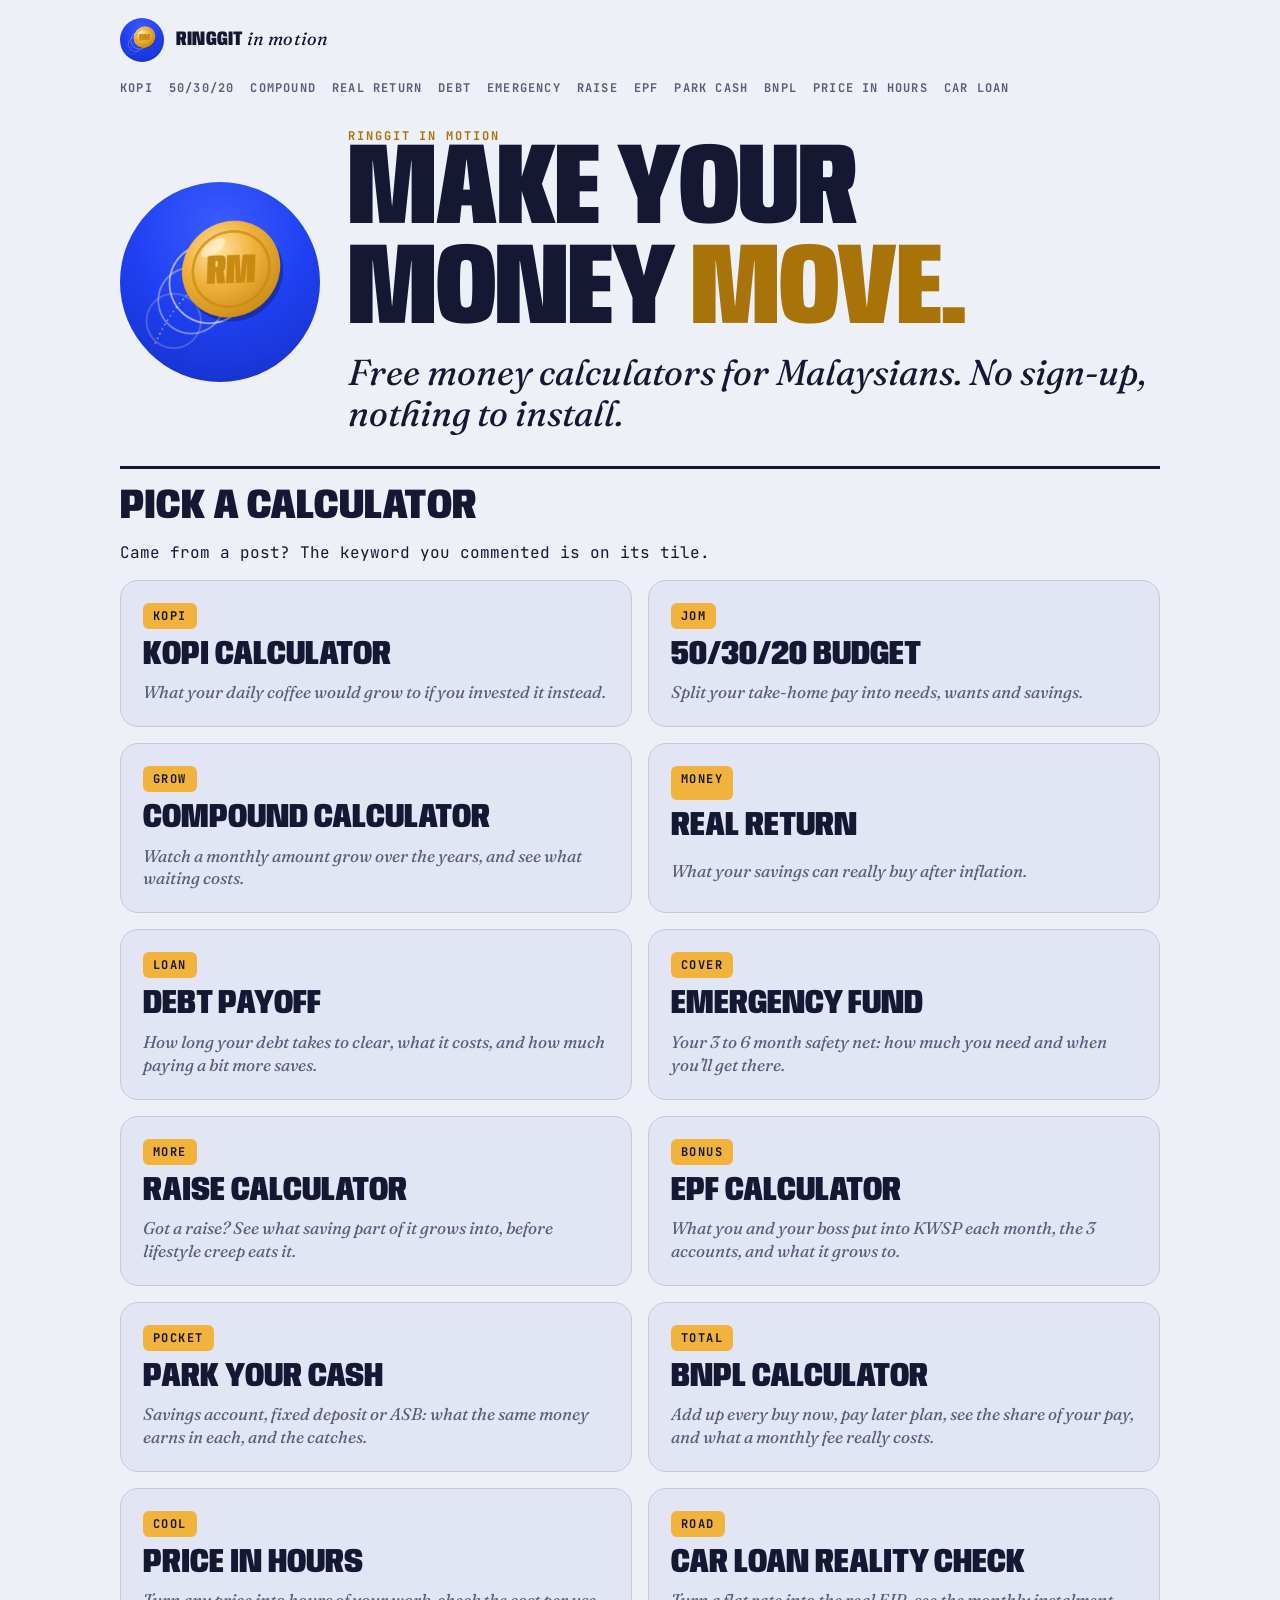
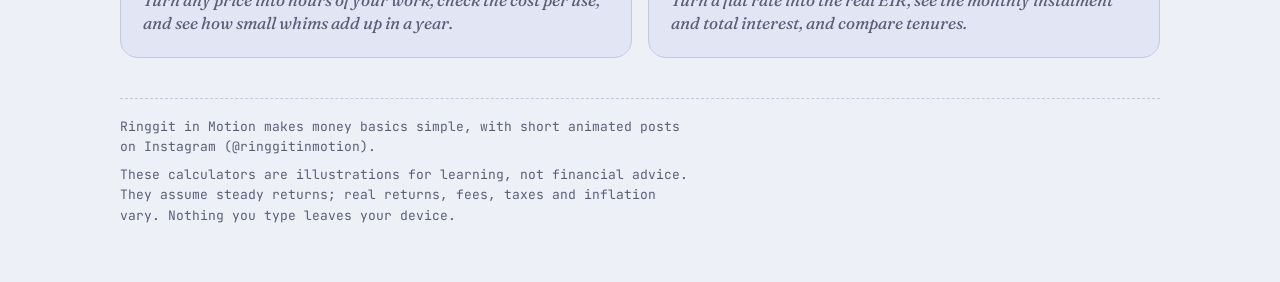
<file: index.html>
<!doctype html>
<html lang="en">
<head>
<meta charset="utf-8">
<meta name="viewport" content="width=device-width, initial-scale=1">
<title>Ringgit in Motion</title>
<meta name="description" content="Free money calculators for Malaysians: coffee, 50/30/20 budget, compound growth and real return after inflation.">
<meta property="og:title" content="Ringgit in Motion">
<meta property="og:description" content="Free money calculators for Malaysians: coffee, 50/30/20 budget, compound growth and real return after inflation.">
<meta property="og:image" content="logo.png">
<link rel="icon" href="logo.png">
<link rel="preconnect" href="https://fonts.googleapis.com">
<link rel="preconnect" href="https://fonts.gstatic.com" crossorigin>
<link rel="stylesheet" href="https://fonts.googleapis.com/css2?family=Anybody:wdth,wght@50..150,500..900&family=Fraunces:ital,opsz,wght@1,9..144,420&family=JetBrains+Mono:wght@500;700&display=swap">
<link rel="stylesheet" href="style.css">
</head>
<body>
<header class="nav">
  <a class="brand" href="index.html"><img src="logo.png" alt=""><span>Ringgit <em>in motion</em></span></a>
  <nav class="links" aria-label="Calculators"><a href="kopi.html">Kopi</a><a href="budget.html">50/30/20</a><a href="compound.html">Compound</a><a href="real-return.html">Real return</a><a href="debt.html">Debt</a><a href="emergency.html">Emergency</a><a href="raise.html">Raise</a><a href="epf.html">EPF</a><a href="park.html">Park cash</a><a href="bnpl.html">BNPL</a><a href="hours.html">Price in hours</a><a href="car.html">Car loan</a></nav>
</header>
<main>
<section class="hero">
  <img src="logo.png" alt="Ringgit in Motion logo: a gold RM coin in motion">
  <div>
    <div class="eyebrow">Ringgit in Motion</div>
    <h1>Make your money <span>move.</span></h1>
    <p class="tagline">Free money calculators for Malaysians. No sign-up, nothing to install.</p>
  </div>
</section>
<section class="mid" aria-label="Calculators">
  <h2>Pick a calculator</h2>
  <p>Came from a post? The keyword you commented is on its tile.</p>
  <div class="grid4">
    <a class="tile" href="kopi.html"><span class="kw">KOPI</span><h3>Kopi calculator</h3><p>What your daily coffee would grow to if you invested it instead.</p></a>
    <a class="tile" href="budget.html"><span class="kw">JOM</span><h3>50/30/20 budget</h3><p>Split your take-home pay into needs, wants and savings.</p></a>
    <a class="tile" href="compound.html"><span class="kw">GROW</span><h3>Compound calculator</h3><p>Watch a monthly amount grow over the years, and see what waiting costs.</p></a>
    <a class="tile" href="real-return.html"><span class="kw">MONEY</span><h3>Real return</h3><p>What your savings can really buy after inflation.</p></a>
    <a class="tile" href="debt.html"><span class="kw">LOAN</span><h3>Debt payoff</h3><p>How long your debt takes to clear, what it costs, and how much paying a bit more saves.</p></a>
    <a class="tile" href="emergency.html"><span class="kw">COVER</span><h3>Emergency fund</h3><p>Your 3 to 6 month safety net: how much you need and when you’ll get there.</p></a>
    <a class="tile" href="raise.html"><span class="kw">MORE</span><h3>Raise calculator</h3><p>Got a raise? See what saving part of it grows into, before lifestyle creep eats it.</p></a>
    <a class="tile" href="epf.html"><span class="kw">BONUS</span><h3>EPF calculator</h3><p>What you and your boss put into KWSP each month, the 3 accounts, and what it grows to.</p></a>
    <a class="tile" href="park.html"><span class="kw">POCKET</span><h3>Park your cash</h3><p>Savings account, fixed deposit or ASB: what the same money earns in each, and the catches.</p></a>
    <a class="tile" href="bnpl.html"><span class="kw">TOTAL</span><h3>BNPL calculator</h3><p>Add up every buy now, pay later plan, see the share of your pay, and what a monthly fee really costs.</p></a>
    <a class="tile" href="hours.html"><span class="kw">COOL</span><h3>Price in hours</h3><p>Turn any price into hours of your work, check the cost per use, and see how small whims add up in a year.</p></a>
    <a class="tile" href="car.html"><span class="kw">ROAD</span><h3>Car loan reality check</h3><p>Turn a flat rate into the real EIR, see the monthly instalment and total interest, and compare tenures.</p></a>
  </div>
</section>
</main>
<footer>
  <p class="fine">Ringgit in Motion makes money basics simple, with short animated posts on Instagram (@ringgitinmotion).</p>
  <p class="fine">These calculators are illustrations for learning, not financial advice. They assume steady returns; real returns, fees, taxes and inflation vary. Nothing you type leaves your device.</p>
</footer>
<script src="calc.js"></script>
<script>

</script>
</body>
</html>
</file>
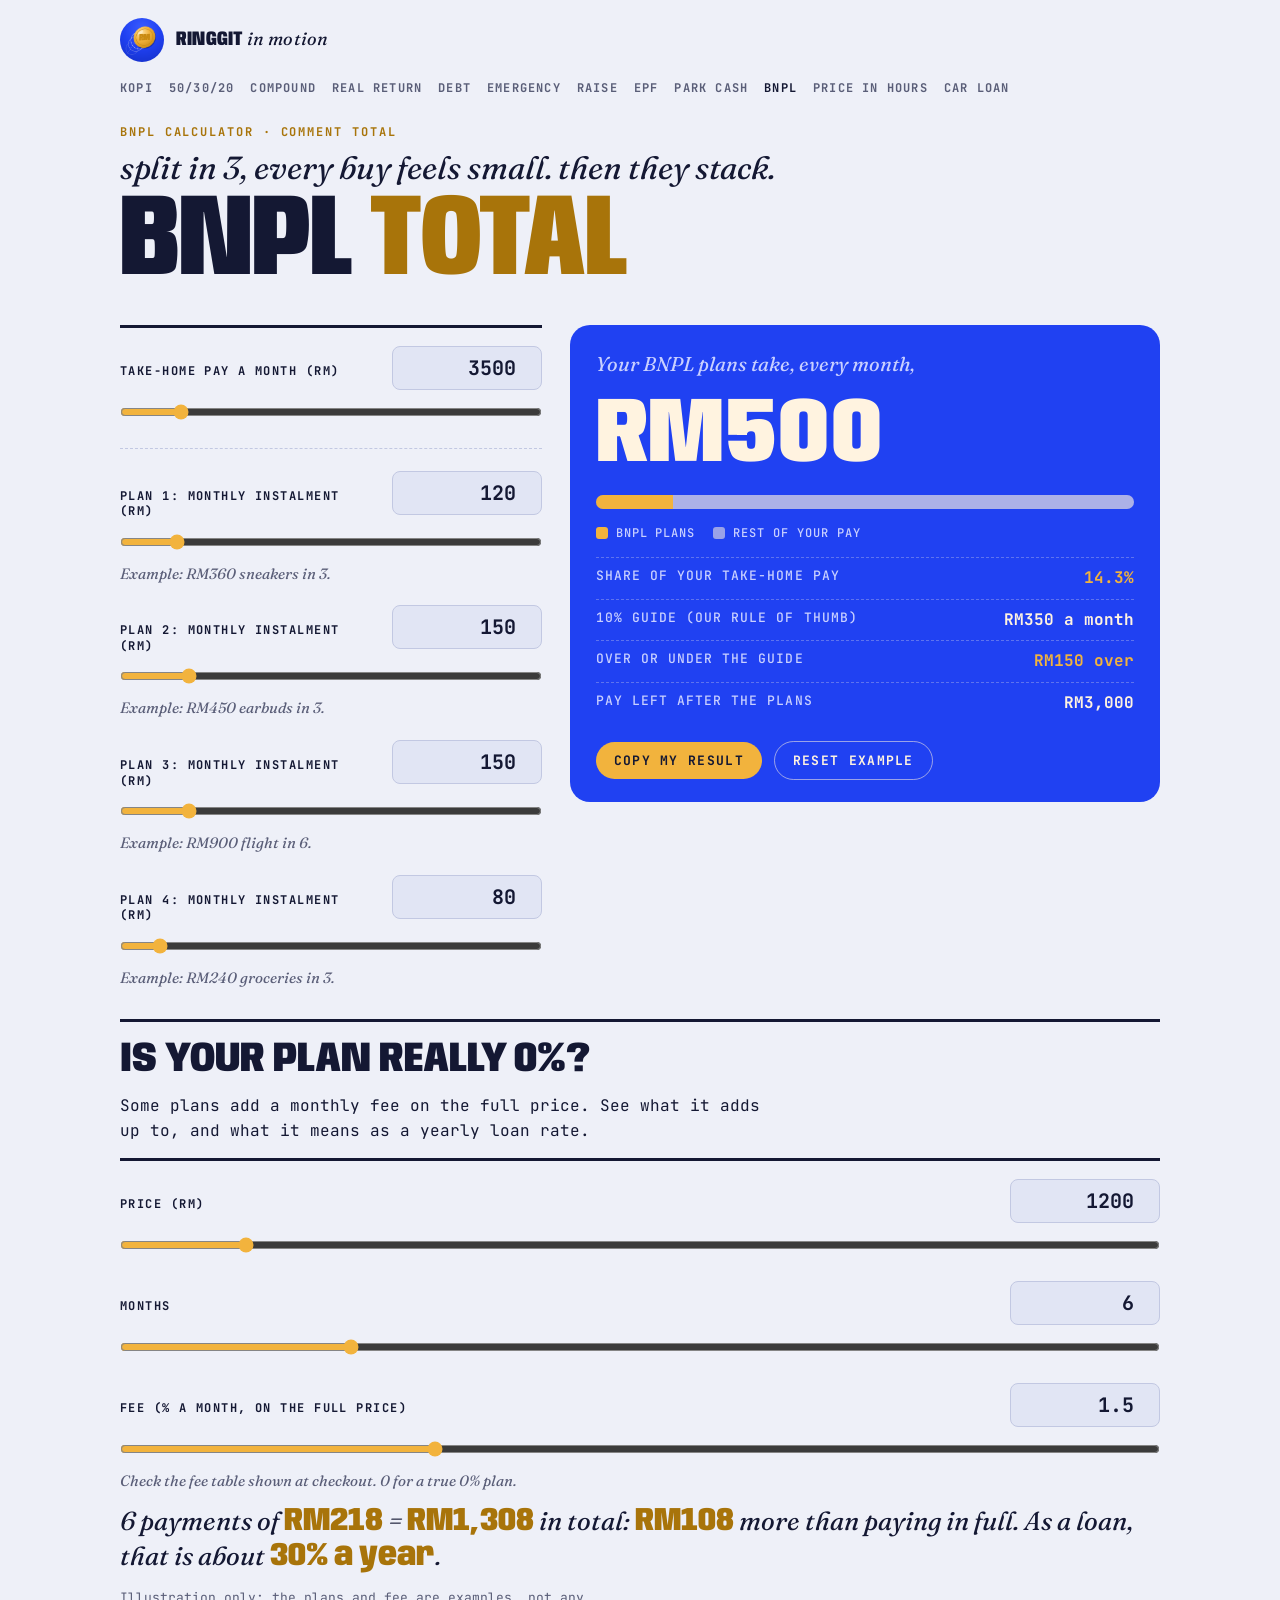
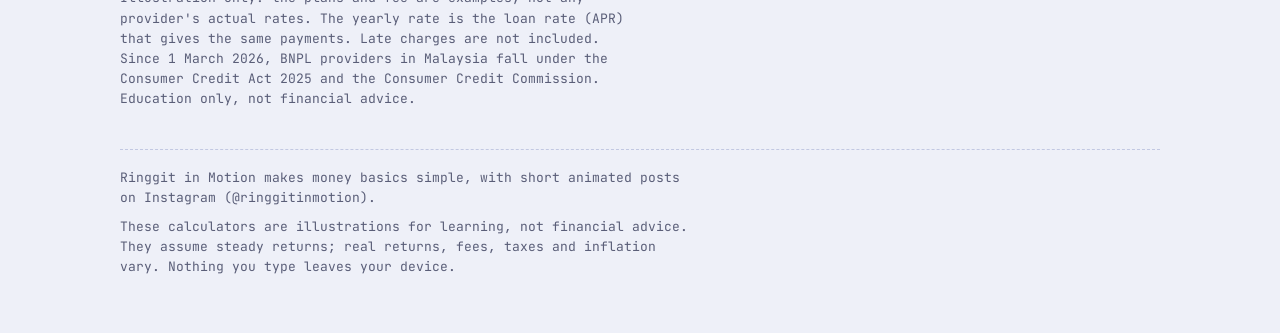
<file: bnpl.html>
<!doctype html>
<html lang="en">
<head>
<meta charset="utf-8">
<meta name="viewport" content="width=device-width, initial-scale=1">
<title>BNPL Calculator · Ringgit in Motion</title>
<meta name="description" content="Buy now, pay later in Malaysia: add up your plans, see the share of your pay, and what a monthly fee costs as a yearly rate.">
<meta property="og:title" content="BNPL Calculator · Ringgit in Motion">
<meta property="og:description" content="Buy now, pay later in Malaysia: add up your plans, see the share of your pay, and what a monthly fee costs as a yearly rate.">
<meta property="og:image" content="logo.png">
<link rel="icon" href="logo.png">
<link rel="preconnect" href="https://fonts.googleapis.com">
<link rel="preconnect" href="https://fonts.gstatic.com" crossorigin>
<link rel="stylesheet" href="https://fonts.googleapis.com/css2?family=Anybody:wdth,wght@50..150,500..900&family=Fraunces:ital,opsz,wght@1,9..144,420&family=JetBrains+Mono:wght@500;700&display=swap">
<link rel="stylesheet" href="style.css">
</head>
<body>
<header class="nav">
  <a class="brand" href="index.html"><img src="logo.png" alt=""><span>Ringgit <em>in motion</em></span></a>
  <nav class="links" aria-label="Calculators"><a href="kopi.html">Kopi</a><a href="budget.html">50/30/20</a><a href="compound.html">Compound</a><a href="real-return.html">Real return</a><a href="debt.html">Debt</a><a href="emergency.html">Emergency</a><a href="raise.html">Raise</a><a href="epf.html">EPF</a><a href="park.html">Park cash</a><a href="bnpl.html" aria-current="page">BNPL</a><a href="hours.html">Price in hours</a><a href="car.html">Car loan</a></nav>
</header>
<main>
<section class="mast">
  <div class="eyebrow">BNPL calculator · comment TOTAL</div>
  <p class="q">split in 3, every buy feels small. then they stack.</p>
  <h1>BNPL <span>Total</span></h1>
</section>
<section class="tool" aria-label="Buy now pay later calculator">
  <form class="controls" autocomplete="off">
    <div class="field">
      <div class="row"><label for="pay">Take-home pay a month (RM)</label><input class="num" id="pay" type="number" min="0" max="10000000" step="50" value="3500" inputmode="decimal"></div>
      <input id="payR" type="range" min="1000" max="20000" step="50" value="3500" aria-label="Take-home pay a month (RM) slider">
    </div>
    <div class="divider"></div>
    <div class="field">
      <div class="row"><label for="p1">Plan 1: monthly instalment (RM)</label><input class="num" id="p1" type="number" min="0" max="1000000" step="10" value="120" inputmode="decimal"></div>
      <input id="p1R" type="range" min="0" max="1000" step="10" value="120" aria-label="Plan 1: monthly instalment (RM) slider">
      <span class="hint">Example: RM360 sneakers in 3.</span>
    </div>
    <div class="field">
      <div class="row"><label for="p2">Plan 2: monthly instalment (RM)</label><input class="num" id="p2" type="number" min="0" max="1000000" step="10" value="150" inputmode="decimal"></div>
      <input id="p2R" type="range" min="0" max="1000" step="10" value="150" aria-label="Plan 2: monthly instalment (RM) slider">
      <span class="hint">Example: RM450 earbuds in 3.</span>
    </div>
    <div class="field">
      <div class="row"><label for="p3">Plan 3: monthly instalment (RM)</label><input class="num" id="p3" type="number" min="0" max="1000000" step="10" value="150" inputmode="decimal"></div>
      <input id="p3R" type="range" min="0" max="1000" step="10" value="150" aria-label="Plan 3: monthly instalment (RM) slider">
      <span class="hint">Example: RM900 flight in 6.</span>
    </div>
    <div class="field">
      <div class="row"><label for="p4">Plan 4: monthly instalment (RM)</label><input class="num" id="p4" type="number" min="0" max="1000000" step="10" value="80" inputmode="decimal"></div>
      <input id="p4R" type="range" min="0" max="1000" step="10" value="80" aria-label="Plan 4: monthly instalment (RM) slider">
      <span class="hint">Example: RM240 groceries in 3.</span>
    </div>
  </form>
  <div class="stack">
  <div class="card" aria-live="polite">
    <p class="lead" id="lead">Your BNPL plans take, every month,</p>
    <p class="big" id="big">RM500</p>
    <div class="split" aria-hidden="true"><i id="splitA"></i><i id="splitB"></i><i id="splitC"></i></div>
    <div class="legend"><span><b style="background: var(--gold-fill)"></b>BNPL plans</span><span><b style="background: rgba(255,243,224,.55)"></b>Rest of your pay</span></div>
    <dl class="lines">
      <div class="gold"><dt>Share of your take-home pay</dt><dd id="share">-</dd></div>
      <div><dt>10% guide (our rule of thumb)</dt><dd id="guide">-</dd></div>
      <div class="gold"><dt>Over or under the guide</dt><dd id="gap">-</dd></div>
      <div><dt>Pay left after the plans</dt><dd id="left">-</dd></div>
    </dl>
    <div class="actions">
      <button type="button" id="copy">Copy my result</button>
      <button type="button" class="ghost" id="reset">Reset example</button>
      <span class="toast" id="toast" role="status"></span>
    </div>
  </div>
  </div>
</section>
<section class="mid" aria-label="Fee check">
  <h2>Is your plan really 0%?</h2>
  <p>Some plans add a monthly fee on the full price. See what it adds up to, and what it means as a yearly loan rate.</p>
  <form class="controls" autocomplete="off">
    <div class="field">
      <div class="row"><label for="price">Price (RM)</label><input class="num" id="price" type="number" min="0" max="100000000" step="50" value="1200" inputmode="decimal"></div>
      <input id="priceR" type="range" min="50" max="10000" step="50" value="1200" aria-label="Price (RM) slider">
    </div>
    <div class="field">
      <div class="row"><label for="months">Months</label><input class="num" id="months" type="number" min="1" max="60" step="1" value="6" inputmode="decimal"></div>
      <input id="monthsR" type="range" min="1" max="24" step="1" value="6" aria-label="Months slider">
    </div>
    <div class="field">
      <div class="row"><label for="fee">Fee (% a month, on the full price)</label><input class="num" id="fee" type="number" min="0" max="20" step="0.05" value="1.5" inputmode="decimal"></div>
      <input id="feeR" type="range" min="0" max="5" step="0.05" value="1.5" aria-label="Fee (% a month, on the full price) slider">
      <span class="hint">Check the fee table shown at checkout. 0 for a true 0% plan.</span>
    </div>
  </form>
  <p class="out" id="feeOut"></p>
  <p class="fine">Illustration only: the plans and fee are examples, not any provider's actual rates. The yearly rate is the loan rate (APR) that gives the same payments. Late charges are not included. Since 1 March 2026, BNPL providers in Malaysia fall under the Consumer Credit Act 2025 and the Consumer Credit Commission. Education only, not financial advice.</p>
</section>
</main>
<footer>
  <p class="fine">Ringgit in Motion makes money basics simple, with short animated posts on Instagram (@ringgitinmotion).</p>
  <p class="fine">These calculators are illustrations for learning, not financial advice. They assume steady returns; real returns, fees, taxes and inflation vary. Nothing you type leaves your device.</p>
</footer>
<script src="calc.js"></script>
<script>

const { $, rm } = RIM;
RIM.form("rim-bnpl", { pay: 3500, p1: 120, p2: 150, p3: 150, p4: 80 },
  { pay: [0, 10000000], p1: [0, 1000000], p2: [0, 1000000], p3: [0, 1000000], p4: [0, 1000000] }, (s) => {
  const tot = s.p1 + s.p2 + s.p3 + s.p4;
  const share = s.pay > 0 ? (tot / s.pay) * 100 : 0;
  const guide = s.pay * 0.1;
  $("big").textContent = rm(tot);
  $("share").textContent = share.toFixed(1) + "%";
  $("guide").textContent = rm(guide) + " a month";
  $("gap").textContent = tot > guide ? rm(tot - guide) + " over" : rm(guide - tot) + " under";
  $("left").textContent = rm(Math.max(0, s.pay - tot));
  const pa = Math.min(100, share);
  $("splitA").style.cssText = `width:${pa}%;background:var(--gold-fill)`;
  $("splitB").style.cssText = `width:${100 - pa}%;background:rgba(255,243,224,.55)`;
  $("splitC").style.cssText = "width:0";
  window.__copy = `My BNPL plans take ${rm(tot)} a month: ${share.toFixed(1)}% of my take-home pay. (Ringgit in Motion BNPL calculator)`;
});
// monthly rate r where the payments are worth exactly the price today (bisection)
function apr(price, pay, n) {
  if (pay * n <= price + 1e-9) return 0;
  let lo = 0, hi = 1;
  for (let i = 0; i < 100; i++) {
    const r = (lo + hi) / 2;
    const pv = (pay * (1 - Math.pow(1 + r, -n))) / r;
    if (pv > price) lo = r; else hi = r;
  }
  return ((lo + hi) / 2) * 12 * 100;
}
function feeRender() {
  const price = parseFloat($("price").value) || 0, n = Math.max(1, Math.round(parseFloat($("months").value) || 1)), f = parseFloat($("fee").value) || 0;
  const pay = price / n + (price * f) / 100;
  const total = pay * n, extra = total - price, y = apr(price, pay, n);
  $("feeOut").innerHTML = `${n} payments of <strong>${rm(pay)}</strong> = <strong>${rm(total)}</strong> in total: <strong>${rm(extra)}</strong> more than paying in full. ` +
    (extra > 0 ? `As a loan, that is about <strong>${y.toFixed(0)}% a year</strong>.` : `A true 0% plan, as long as every payment is on time.`);
}
["price", "months", "fee"].forEach((id) => {
  const sync = (src, dst) => $(src).addEventListener("input", () => { $(dst).value = $(src).value; feeRender(); });
  sync(id, id + "R"); sync(id + "R", id);
});
feeRender();
$("copy").addEventListener("click", () => RIM.copy(window.__copy));

</script>
</body>
</html>
</file>
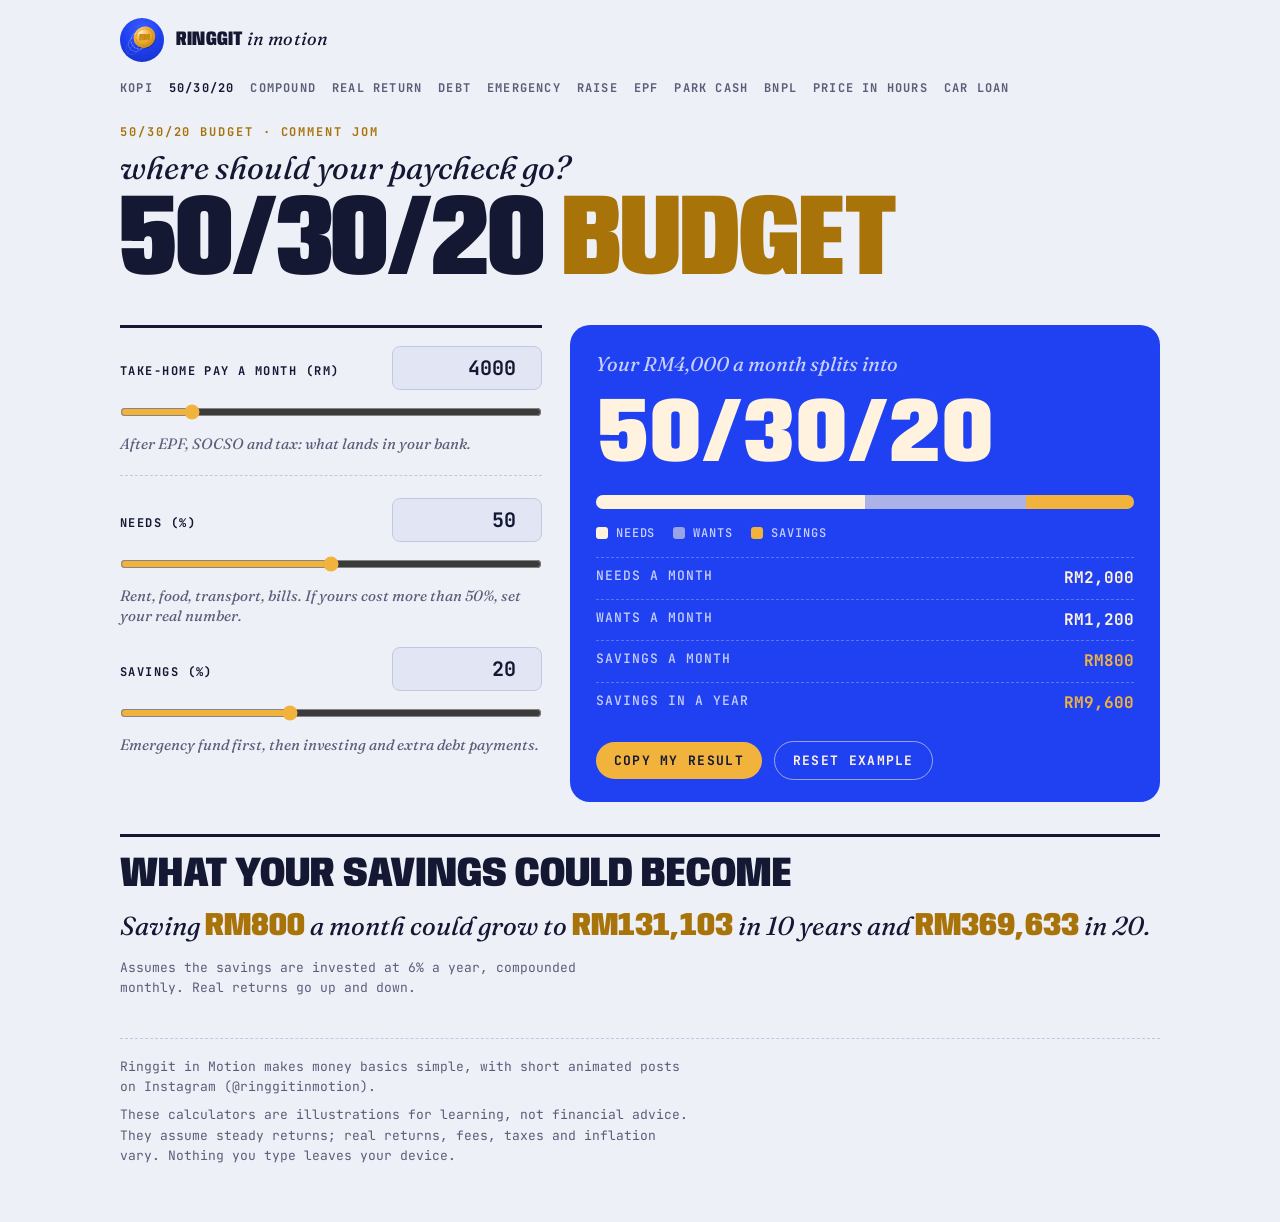
<file: budget.html>
<!doctype html>
<html lang="en">
<head>
<meta charset="utf-8">
<meta name="viewport" content="width=device-width, initial-scale=1">
<title>50/30/20 Budget · Ringgit in Motion</title>
<meta name="description" content="Split your take-home pay into needs, wants and savings with the 50/30/20 rule.">
<meta property="og:title" content="50/30/20 Budget · Ringgit in Motion">
<meta property="og:description" content="Split your take-home pay into needs, wants and savings with the 50/30/20 rule.">
<meta property="og:image" content="logo.png">
<link rel="icon" href="logo.png">
<link rel="preconnect" href="https://fonts.googleapis.com">
<link rel="preconnect" href="https://fonts.gstatic.com" crossorigin>
<link rel="stylesheet" href="https://fonts.googleapis.com/css2?family=Anybody:wdth,wght@50..150,500..900&family=Fraunces:ital,opsz,wght@1,9..144,420&family=JetBrains+Mono:wght@500;700&display=swap">
<link rel="stylesheet" href="style.css">
</head>
<body>
<header class="nav">
  <a class="brand" href="index.html"><img src="logo.png" alt=""><span>Ringgit <em>in motion</em></span></a>
  <nav class="links" aria-label="Calculators"><a href="kopi.html">Kopi</a><a href="budget.html" aria-current="page">50/30/20</a><a href="compound.html">Compound</a><a href="real-return.html">Real return</a><a href="debt.html">Debt</a><a href="emergency.html">Emergency</a><a href="raise.html">Raise</a><a href="epf.html">EPF</a><a href="park.html">Park cash</a><a href="bnpl.html">BNPL</a><a href="hours.html">Price in hours</a><a href="car.html">Car loan</a></nav>
</header>
<main>
<section class="mast">
  <div class="eyebrow">50/30/20 budget · comment JOM</div>
  <p class="q">where should your paycheck go?</p>
  <h1>50/30/20 <span>Budget</span></h1>
</section>
<section class="tool" aria-label="50/30/20 budget calculator">
  <form class="controls" autocomplete="off">
    <div class="field">
      <div class="row"><label for="pay">Take-home pay a month (RM)</label><input class="num" id="pay" type="number" min="0" max="1000000" step="50" value="4000" inputmode="decimal"></div>
      <input id="payR" type="range" min="1000" max="20000" step="50" value="4000" aria-label="Take-home pay a month (RM) slider">
      <span class="hint">After EPF, SOCSO and tax: what lands in your bank.</span>
    </div>
    <div class="divider"></div>
    <div class="field">
      <div class="row"><label for="needs">Needs (%)</label><input class="num" id="needs" type="number" min="0" max="100" step="1" value="50" inputmode="decimal"></div>
      <input id="needsR" type="range" min="20" max="80" step="1" value="50" aria-label="Needs (%) slider">
      <span class="hint">Rent, food, transport, bills. If yours cost more than 50%, set your real number.</span>
    </div>
    <div class="field">
      <div class="row"><label for="save">Savings (%)</label><input class="num" id="save" type="number" min="0" max="100" step="1" value="20" inputmode="decimal"></div>
      <input id="saveR" type="range" min="0" max="50" step="1" value="20" aria-label="Savings (%) slider">
      <span class="hint">Emergency fund first, then investing and extra debt payments.</span>
    </div>
  </form>
  <div class="stack">
  <div class="card" aria-live="polite">
    <p class="lead" id="lead">Your RM4,000 a month splits into</p>
    <p class="big" id="big">50/30/20</p>
    <div class="split" aria-hidden="true"><i id="splitA"></i><i id="splitB"></i><i id="splitC"></i></div>
    <div class="legend"><span><b style="background: var(--brand-ink)"></b>Needs</span><span><b style="background: rgba(255,243,224,.55)"></b>Wants</span><span><b style="background: var(--gold-fill)"></b>Savings</span></div>
    <dl class="lines">
      <div><dt>Needs a month</dt><dd id="needsA">-</dd></div>
      <div><dt>Wants a month</dt><dd id="wantsA">-</dd></div>
      <div class="gold"><dt>Savings a month</dt><dd id="saveA">-</dd></div>
      <div class="gold"><dt>Savings in a year</dt><dd id="saveY">-</dd></div>
    </dl>
    <div class="actions">
      <button type="button" id="copy">Copy my result</button>
      <button type="button" class="ghost" id="reset">Reset example</button>
      <span class="toast" id="toast" role="status"></span>
    </div>
  </div>
  </div>
</section>
<section class="mid" aria-label="What the savings become">
  <h2>What your savings could become</h2>
  <p class="out" id="growOut"></p>
  <p class="fine">Assumes the savings are invested at 6% a year, compounded monthly. Real returns go up and down.</p>
</section>
</main>
<footer>
  <p class="fine">Ringgit in Motion makes money basics simple, with short animated posts on Instagram (@ringgitinmotion).</p>
  <p class="fine">These calculators are illustrations for learning, not financial advice. They assume steady returns; real returns, fees, taxes and inflation vary. Nothing you type leaves your device.</p>
</footer>
<script src="calc.js"></script>
<script>

const { $, rm, fv } = RIM;
RIM.form("rim-budget", { pay: 4000, needs: 50, save: 20 }, { pay: [0, 1000000], needs: [0, 100], save: [0, 100] }, (s) => {
  let needs = s.needs, save = Math.min(s.save, 100 - needs), wants = Math.max(0, 100 - needs - save);
  const a = (p) => (s.pay * p) / 100;
  $("lead").textContent = `Your ${rm(s.pay)} a month splits into`;
  $("big").textContent = `${Math.round(needs)}/${Math.round(wants)}/${Math.round(save)}`;
  $("needsA").textContent = rm(a(needs)); $("wantsA").textContent = rm(a(wants));
  $("saveA").textContent = rm(a(save)); $("saveY").textContent = rm(a(save) * 12);
  $("splitA").style.cssText = `width:${needs}%;background:var(--brand-ink)`;
  $("splitB").style.cssText = `width:${wants}%;background:rgba(255,243,224,.55)`;
  $("splitC").style.cssText = `width:${save}%;background:var(--gold-fill)`;
  const m = a(save);
  $("growOut").innerHTML = m <= 0 ? "Set a savings percentage to see what it could grow to."
    : `Saving <strong>${rm(m)}</strong> a month could grow to <strong>${rm(fv(m, 6, 120))}</strong> in 10 years and <strong>${rm(fv(m, 6, 240))}</strong> in 20.`;
  window.__copy = `My 50/30/20 on ${rm(s.pay)}: needs ${rm(a(needs))}, wants ${rm(a(wants))}, savings ${rm(a(save))} a month. (Ringgit in Motion budget calculator)`;
});
$("copy").addEventListener("click", () => RIM.copy(window.__copy));

</script>
</body>
</html>
</file>
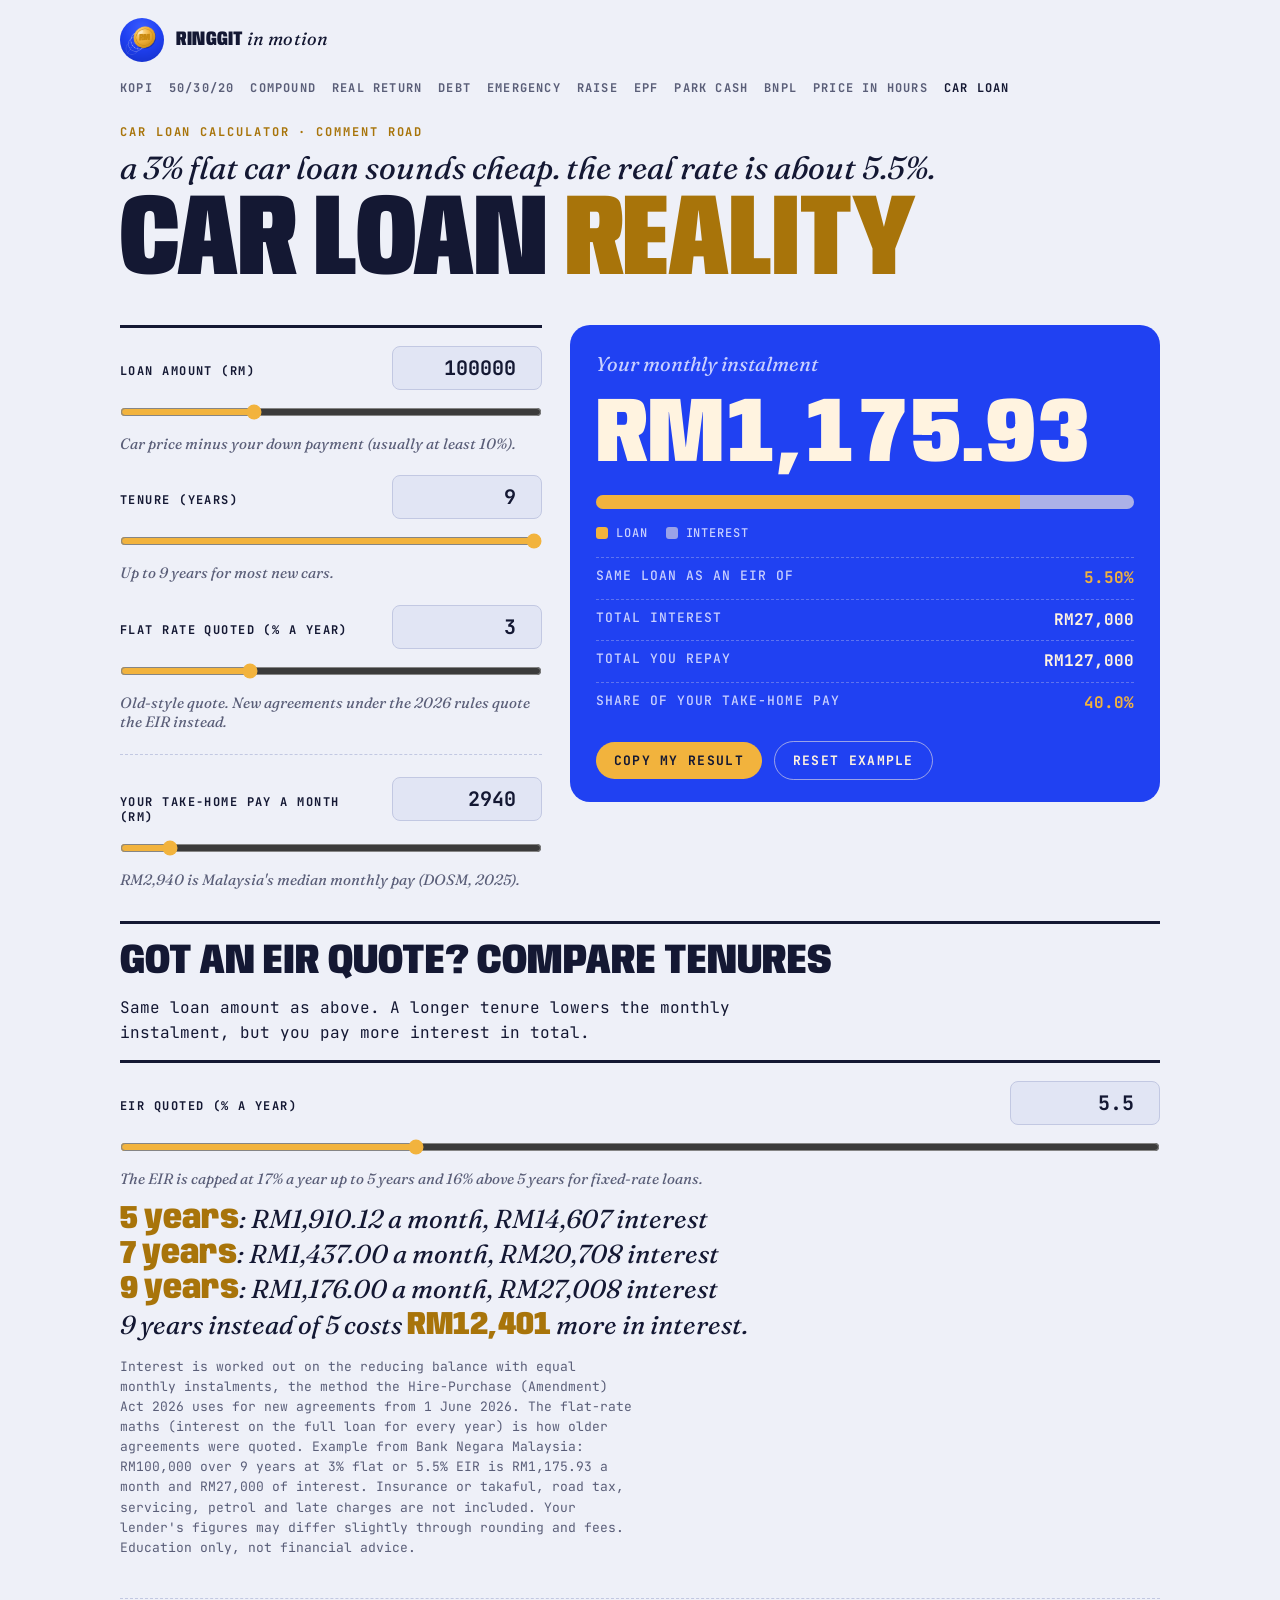
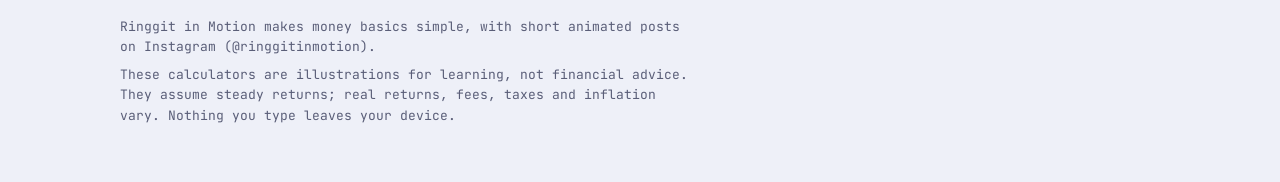
<file: car.html>
<!doctype html>
<html lang="en">
<head>
<meta charset="utf-8">
<meta name="viewport" content="width=device-width, initial-scale=1">
<title>Car Loan Calculator · Ringgit in Motion</title>
<meta name="description" content="Malaysia car loan reality check: turn a flat rate into the real EIR, see the monthly instalment, total interest and share of your pay, and compare 5, 7 and 9 year tenures.">
<meta property="og:title" content="Car Loan Calculator · Ringgit in Motion">
<meta property="og:description" content="Malaysia car loan reality check: turn a flat rate into the real EIR, see the monthly instalment, total interest and share of your pay, and compare 5, 7 and 9 year tenures.">
<meta property="og:image" content="logo.png">
<link rel="icon" href="logo.png">
<link rel="preconnect" href="https://fonts.googleapis.com">
<link rel="preconnect" href="https://fonts.gstatic.com" crossorigin>
<link rel="stylesheet" href="https://fonts.googleapis.com/css2?family=Anybody:wdth,wght@50..150,500..900&family=Fraunces:ital,opsz,wght@1,9..144,420&family=JetBrains+Mono:wght@500;700&display=swap">
<link rel="stylesheet" href="style.css">
</head>
<body>
<header class="nav">
  <a class="brand" href="index.html"><img src="logo.png" alt=""><span>Ringgit <em>in motion</em></span></a>
  <nav class="links" aria-label="Calculators"><a href="kopi.html">Kopi</a><a href="budget.html">50/30/20</a><a href="compound.html">Compound</a><a href="real-return.html">Real return</a><a href="debt.html">Debt</a><a href="emergency.html">Emergency</a><a href="raise.html">Raise</a><a href="epf.html">EPF</a><a href="park.html">Park cash</a><a href="bnpl.html">BNPL</a><a href="hours.html">Price in hours</a><a href="car.html" aria-current="page">Car loan</a></nav>
</header>
<main>
<section class="mast">
  <div class="eyebrow">Car loan calculator · comment ROAD</div>
  <p class="q">a 3% flat car loan sounds cheap. the real rate is about 5.5%.</p>
  <h1>Car loan <span>Reality</span></h1>
</section>
<section class="tool" aria-label="Car loan calculator">
  <form class="controls" autocomplete="off">
    <div class="field">
      <div class="row"><label for="loan">Loan amount (RM)</label><input class="num" id="loan" type="number" min="0" max="10000000" step="1000" value="100000" inputmode="decimal"></div>
      <input id="loanR" type="range" min="10000" max="300000" step="1000" value="100000" aria-label="Loan amount (RM) slider">
      <span class="hint">Car price minus your down payment (usually at least 10%).</span>
    </div>
    <div class="field">
      <div class="row"><label for="years">Tenure (years)</label><input class="num" id="years" type="number" min="1" max="9" step="1" value="9" inputmode="decimal"></div>
      <input id="yearsR" type="range" min="1" max="9" step="1" value="9" aria-label="Tenure (years) slider">
      <span class="hint">Up to 9 years for most new cars.</span>
    </div>
    <div class="field">
      <div class="row"><label for="flat">Flat rate quoted (% a year)</label><input class="num" id="flat" type="number" min="0" max="10" step="0.05" value="3" inputmode="decimal"></div>
      <input id="flatR" type="range" min="0" max="10" step="0.05" value="3" aria-label="Flat rate quoted (% a year) slider">
      <span class="hint">Old-style quote. New agreements under the 2026 rules quote the EIR instead.</span>
    </div>
    <div class="divider"></div>
    <div class="field">
      <div class="row"><label for="pay">Your take-home pay a month (RM)</label><input class="num" id="pay" type="number" min="0" max="10000000" step="50" value="2940" inputmode="decimal"></div>
      <input id="payR" type="range" min="1000" max="20000" step="50" value="2940" aria-label="Your take-home pay a month (RM) slider">
      <span class="hint">RM2,940 is Malaysia's median monthly pay (DOSM, 2025).</span>
    </div>
  </form>
  <div class="stack">
  <div class="card" aria-live="polite">
    <p class="lead" id="lead">Your monthly instalment</p>
    <p class="big" id="big">RM1,175.93</p>
    <div class="split" aria-hidden="true"><i id="splitA"></i><i id="splitB"></i><i id="splitC"></i></div>
    <div class="legend"><span><b style="background: var(--gold-fill)"></b>Loan</span><span><b style="background: rgba(255,243,224,.55)"></b>Interest</span></div>
    <dl class="lines">
      <div class="gold"><dt>Same loan as an EIR of</dt><dd id="eir">-</dd></div>
      <div><dt>Total interest</dt><dd id="interest">-</dd></div>
      <div><dt>Total you repay</dt><dd id="total">-</dd></div>
      <div class="gold"><dt>Share of your take-home pay</dt><dd id="share">-</dd></div>
    </dl>
    <div class="actions">
      <button type="button" id="copy">Copy my result</button>
      <button type="button" class="ghost" id="reset">Reset example</button>
      <span class="toast" id="toast" role="status"></span>
    </div>
  </div>
  </div>
</section>
<section class="mid" aria-label="Compare tenures">
  <h2>Got an EIR quote? Compare tenures</h2>
  <p>Same loan amount as above. A longer tenure lowers the monthly instalment, but you pay more interest in total.</p>
  <form class="controls" autocomplete="off">
    <div class="field">
      <div class="row"><label for="rate">EIR quoted (% a year)</label><input class="num" id="rate" type="number" min="0" max="17" step="0.05" value="5.5" inputmode="decimal"></div>
      <input id="rateR" type="range" min="1" max="17" step="0.05" value="5.5" aria-label="EIR quoted (% a year) slider">
      <span class="hint">The EIR is capped at 17% a year up to 5 years and 16% above 5 years for fixed-rate loans.</span>
    </div>
  </form>
  <p class="out" id="tenOut"></p>
  <p class="fine">Interest is worked out on the reducing balance with equal monthly instalments, the method the Hire-Purchase (Amendment) Act 2026 uses for new agreements from 1 June 2026. The flat-rate maths (interest on the full loan for every year) is how older agreements were quoted. Example from Bank Negara Malaysia: RM100,000 over 9 years at 3% flat or 5.5% EIR is RM1,175.93 a month and RM27,000 of interest. Insurance or takaful, road tax, servicing, petrol and late charges are not included. Your lender's figures may differ slightly through rounding and fees. Education only, not financial advice.</p>
</section>
</main>
<footer>
  <p class="fine">Ringgit in Motion makes money basics simple, with short animated posts on Instagram (@ringgitinmotion).</p>
  <p class="fine">These calculators are illustrations for learning, not financial advice. They assume steady returns; real returns, fees, taxes and inflation vary. Nothing you type leaves your device.</p>
</footer>
<script src="calc.js"></script>
<script>

const { $, rm } = RIM;
const rm2 = (v) => "RM" + v.toLocaleString("en-MY", { minimumFractionDigits: 2, maximumFractionDigits: 2 });
const pmt = (P, eir, n) => { const i = eir / 100 / 12; return i === 0 ? P / n : (P * i) / (1 - Math.pow(1 + i, -n)); };
function eirOf(P, m, n) {
  if (m * n <= P + 1e-9) return 0;
  let lo = 0, hi = 100;
  for (let k = 0; k < 200; k++) { const mid = (lo + hi) / 2; if (pmt(P, mid, n) > m) hi = mid; else lo = mid; }
  return (lo + hi) / 2;
}
let loanNow = 100000;
RIM.form("rim-car", { loan: 100000, years: 9, flat: 3, pay: 2940 },
  { loan: [0, 10000000], years: [1, 9], flat: [0, 10], pay: [0, 10000000] }, (s) => {
  const n = Math.round(s.years) * 12;
  const interest = s.loan * (s.flat / 100) * Math.round(s.years);
  const total = s.loan + interest, m = n > 0 ? total / n : 0;
  const e = eirOf(s.loan, m, n);
  loanNow = s.loan;
  $("big").textContent = rm2(m);
  $("eir").textContent = e.toFixed(2) + "%";
  $("interest").textContent = rm(interest);
  $("total").textContent = rm(total);
  $("share").textContent = s.pay > 0 ? ((m / s.pay) * 100).toFixed(1) + "%" : "-";
  const pa = total > 0 ? (s.loan / total) * 100 : 100;
  $("splitA").style.cssText = `width:${pa}%;background:var(--gold-fill)`;
  $("splitB").style.cssText = `width:${100 - pa}%;background:rgba(255,243,224,.55)`;
  $("splitC").style.cssText = "width:0";
  window.__copy = `A ${rm(s.loan)} car loan at ${s.flat}% flat over ${Math.round(s.years)} years is really about ${e.toFixed(2)}% EIR: ${rm2(m)} a month and ${rm(interest)} of interest. (Ringgit in Motion car loan calculator)`;
  tenRender();
});
function tenRender() {
  const r = Math.min(17, Math.max(0, parseFloat($("rate").value) || 0));
  const rows = [5, 7, 9].map((y) => { const m = pmt(loanNow, r, y * 12); return { y, m, i: m * y * 12 - loanNow }; });
  $("tenOut").innerHTML = rows.map((x) => `<strong>${x.y} years</strong>: ${rm2(x.m)} a month, ${rm(x.i)} interest`).join("<br>") +
    `<br>9 years instead of 5 costs <strong>${rm(rows[2].i - rows[0].i)}</strong> more in interest.`;
}
const syncT = (src, dst) => $(src).addEventListener("input", () => { $(dst).value = $(src).value; tenRender(); });
syncT("rate", "rateR"); syncT("rateR", "rate");
tenRender();
$("copy").addEventListener("click", () => RIM.copy(window.__copy));

</script>
</body>
</html>
</file>
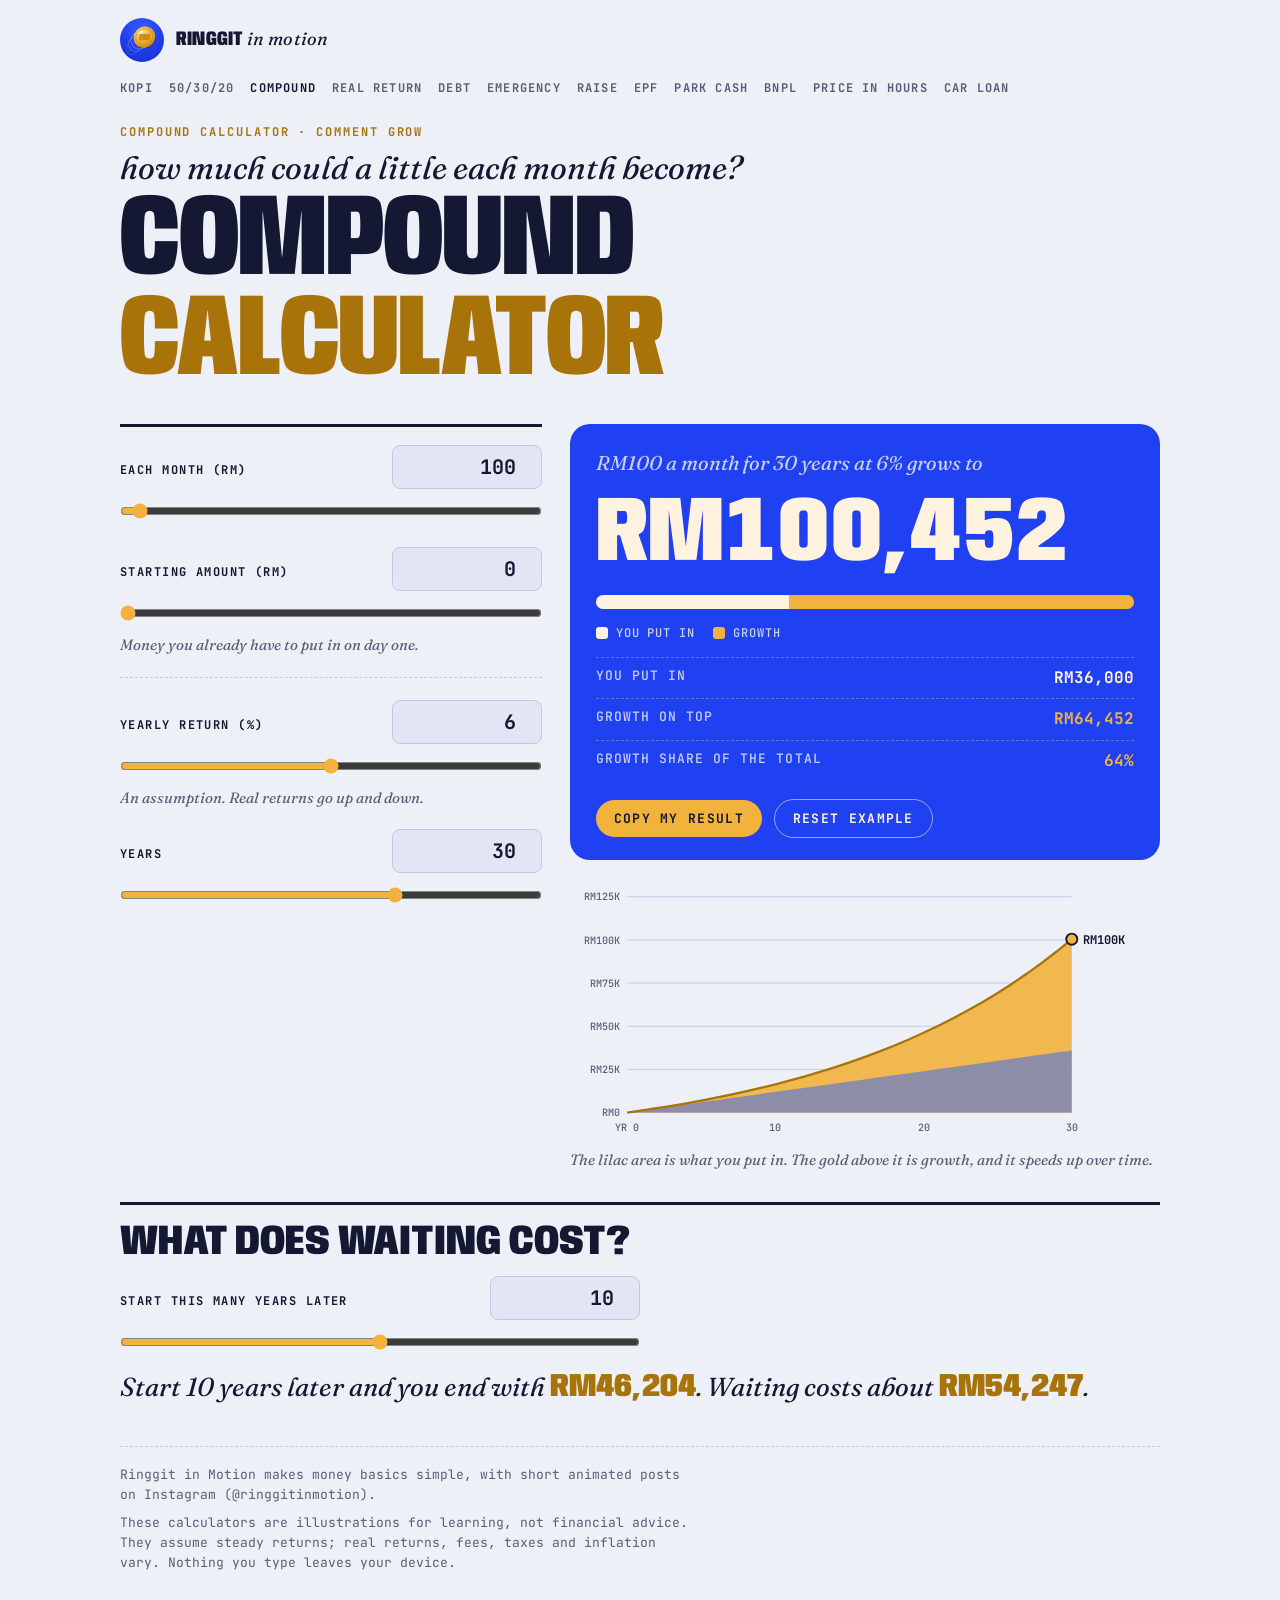
<file: compound.html>
<!doctype html>
<html lang="en">
<head>
<meta charset="utf-8">
<meta name="viewport" content="width=device-width, initial-scale=1">
<title>Compound Calculator · Ringgit in Motion</title>
<meta name="description" content="See how a monthly amount grows with compound interest, and what waiting costs.">
<meta property="og:title" content="Compound Calculator · Ringgit in Motion">
<meta property="og:description" content="See how a monthly amount grows with compound interest, and what waiting costs.">
<meta property="og:image" content="logo.png">
<link rel="icon" href="logo.png">
<link rel="preconnect" href="https://fonts.googleapis.com">
<link rel="preconnect" href="https://fonts.gstatic.com" crossorigin>
<link rel="stylesheet" href="https://fonts.googleapis.com/css2?family=Anybody:wdth,wght@50..150,500..900&family=Fraunces:ital,opsz,wght@1,9..144,420&family=JetBrains+Mono:wght@500;700&display=swap">
<link rel="stylesheet" href="style.css">
</head>
<body>
<header class="nav">
  <a class="brand" href="index.html"><img src="logo.png" alt=""><span>Ringgit <em>in motion</em></span></a>
  <nav class="links" aria-label="Calculators"><a href="kopi.html">Kopi</a><a href="budget.html">50/30/20</a><a href="compound.html" aria-current="page">Compound</a><a href="real-return.html">Real return</a><a href="debt.html">Debt</a><a href="emergency.html">Emergency</a><a href="raise.html">Raise</a><a href="epf.html">EPF</a><a href="park.html">Park cash</a><a href="bnpl.html">BNPL</a><a href="hours.html">Price in hours</a><a href="car.html">Car loan</a></nav>
</header>
<main>
<section class="mast">
  <div class="eyebrow">Compound calculator · comment GROW</div>
  <p class="q">how much could a little each month become?</p>
  <h1>Compound <span>Calculator</span></h1>
</section>
<section class="tool" aria-label="Compound calculator">
  <form class="controls" autocomplete="off">
    <div class="field">
      <div class="row"><label for="monthly">Each month (RM)</label><input class="num" id="monthly" type="number" min="0" max="1000000" step="10" value="100" inputmode="decimal"></div>
      <input id="monthlyR" type="range" min="10" max="3000" step="10" value="100" aria-label="Each month (RM) slider">
    </div>
    <div class="field">
      <div class="row"><label for="start">Starting amount (RM)</label><input class="num" id="start" type="number" min="0" max="100000000" step="100" value="0" inputmode="decimal"></div>
      <input id="startR" type="range" min="0" max="50000" step="100" value="0" aria-label="Starting amount (RM) slider">
      <span class="hint">Money you already have to put in on day one.</span>
    </div>
    <div class="divider"></div>
    <div class="field">
      <div class="row"><label for="rate">Yearly return (%)</label><input class="num" id="rate" type="number" min="0" max="20" step="0.1" value="6" inputmode="decimal"></div>
      <input id="rateR" type="range" min="0" max="12" step="0.1" value="6" aria-label="Yearly return (%) slider">
      <span class="hint">An assumption. Real returns go up and down.</span>
    </div>
    <div class="field">
      <div class="row"><label for="years">Years</label><input class="num" id="years" type="number" min="1" max="60" step="1" value="30" inputmode="decimal"></div>
      <input id="yearsR" type="range" min="1" max="45" step="1" value="30" aria-label="Years slider">
    </div>
  </form>
  <div class="stack">
  <div class="card" aria-live="polite">
    <p class="lead" id="lead">RM100 a month for 30 years at 6% grows to</p>
    <p class="big" id="big">RM100,452</p>
    <div class="split" aria-hidden="true"><i id="splitA"></i><i id="splitB"></i><i id="splitC"></i></div>
    <div class="legend"><span><b style="background: var(--brand-ink)"></b>You put in</span><span><b style="background: var(--gold-fill)"></b>Growth</span></div>
    <dl class="lines">
      <div><dt>You put in</dt><dd id="paid">-</dd></div>
      <div class="gold"><dt>Growth on top</dt><dd id="growth">-</dd></div>
      <div class="gold"><dt>Growth share of the total</dt><dd id="share">-</dd></div>
    </dl>
    <div class="actions">
      <button type="button" id="copy">Copy my result</button>
      <button type="button" class="ghost" id="reset">Reset example</button>
      <span class="toast" id="toast" role="status"></span>
    </div>
  </div>
    <figure><svg class="chart" id="chart" viewBox="0 0 640 280" role="img" aria-label="Growth chart"></svg>
      <figcaption>The lilac area is what you put in. The gold above it is growth, and it speeds up over time.</figcaption></figure>
  </div>
</section>
<section class="mid" aria-label="Cost of waiting">
  <h2>What does waiting cost?</h2>
  <div class="field" style="max-width: 520px;">
    <div class="row"><label for="delay">Start this many years later</label><input class="num" id="delay" type="number" min="0" max="40" step="1" value="10" inputmode="numeric"></div>
    <input id="delayR" type="range" min="0" max="20" step="1" value="10" aria-label="Years later slider">
  </div>
  <p class="out" id="waitOut"></p>
</section>
</main>
<footer>
  <p class="fine">Ringgit in Motion makes money basics simple, with short animated posts on Instagram (@ringgitinmotion).</p>
  <p class="fine">These calculators are illustrations for learning, not financial advice. They assume steady returns; real returns, fees, taxes and inflation vary. Nothing you type leaves your device.</p>
</footer>
<script src="calc.js"></script>
<script>

const { $, rm, fv, grow } = RIM;
const total = (s, months) => fv(s.monthly, s.rate, months) + grow(s.start, s.rate, months);
RIM.form("rim-compound", { monthly: 100, start: 0, rate: 6, years: 30, delay: 10 },
  { monthly: [0, 1000000], start: [0, 100000000], rate: [0, 20], years: [1, 60], delay: [0, 40] }, (s) => {
  const n = s.years * 12, t = total(s, n), paid = s.start + s.monthly * n, g = Math.max(0, t - paid);
  $("lead").textContent = `${rm(s.monthly)} a month${s.start ? ` plus ${rm(s.start)} up front` : ""} for ${s.years} years at ${s.rate}% grows to`;
  $("big").textContent = rm(t);
  $("paid").textContent = rm(paid); $("growth").textContent = rm(g);
  $("share").textContent = t > 0 ? Math.round((g / t) * 100) + "%" : "0%";
  const pp = t > 0 ? (paid / t) * 100 : 100;
  $("splitA").style.cssText = `width:${pp}%;background:var(--brand-ink)`; $("splitB").style.cssText = `width:${100 - pp}%;background:var(--gold-fill)`; $("splitC").style.width = "0";
  const yrs = [...Array(s.years + 1)].map((_, y) => y);
  const v = yrs.map((y) => total(s, 12 * y)), p = yrs.map((y) => s.start + s.monthly * 12 * y);
  RIM.chart($("chart"), s.years, [{ kind: "area-v", key: "v", values: v }, { kind: "area-p", values: p }, { kind: "line-v", key: "v", values: v }], "v");
  const left = Math.max(0, s.years - s.delay), late = total(s, left * 12);
  $("waitOut").innerHTML = s.delay === 0 ? "Starting today gives you the full result above."
    : s.delay >= s.years ? `Waiting ${s.delay} years leaves no time to grow inside a ${s.years}-year plan.`
    : `Start ${s.delay} year${s.delay === 1 ? "" : "s"} later and you end with <strong>${rm(late)}</strong>. Waiting costs about <strong>${rm(t - late)}</strong>.`;
  window.__copy = `${rm(s.monthly)} a month for ${s.years} years at ${s.rate}% grows to about ${rm(t)}. I only put in ${rm(paid)}. (Ringgit in Motion compound calculator, illustration only)`;
});
$("copy").addEventListener("click", () => RIM.copy(window.__copy));

</script>
</body>
</html>
</file>
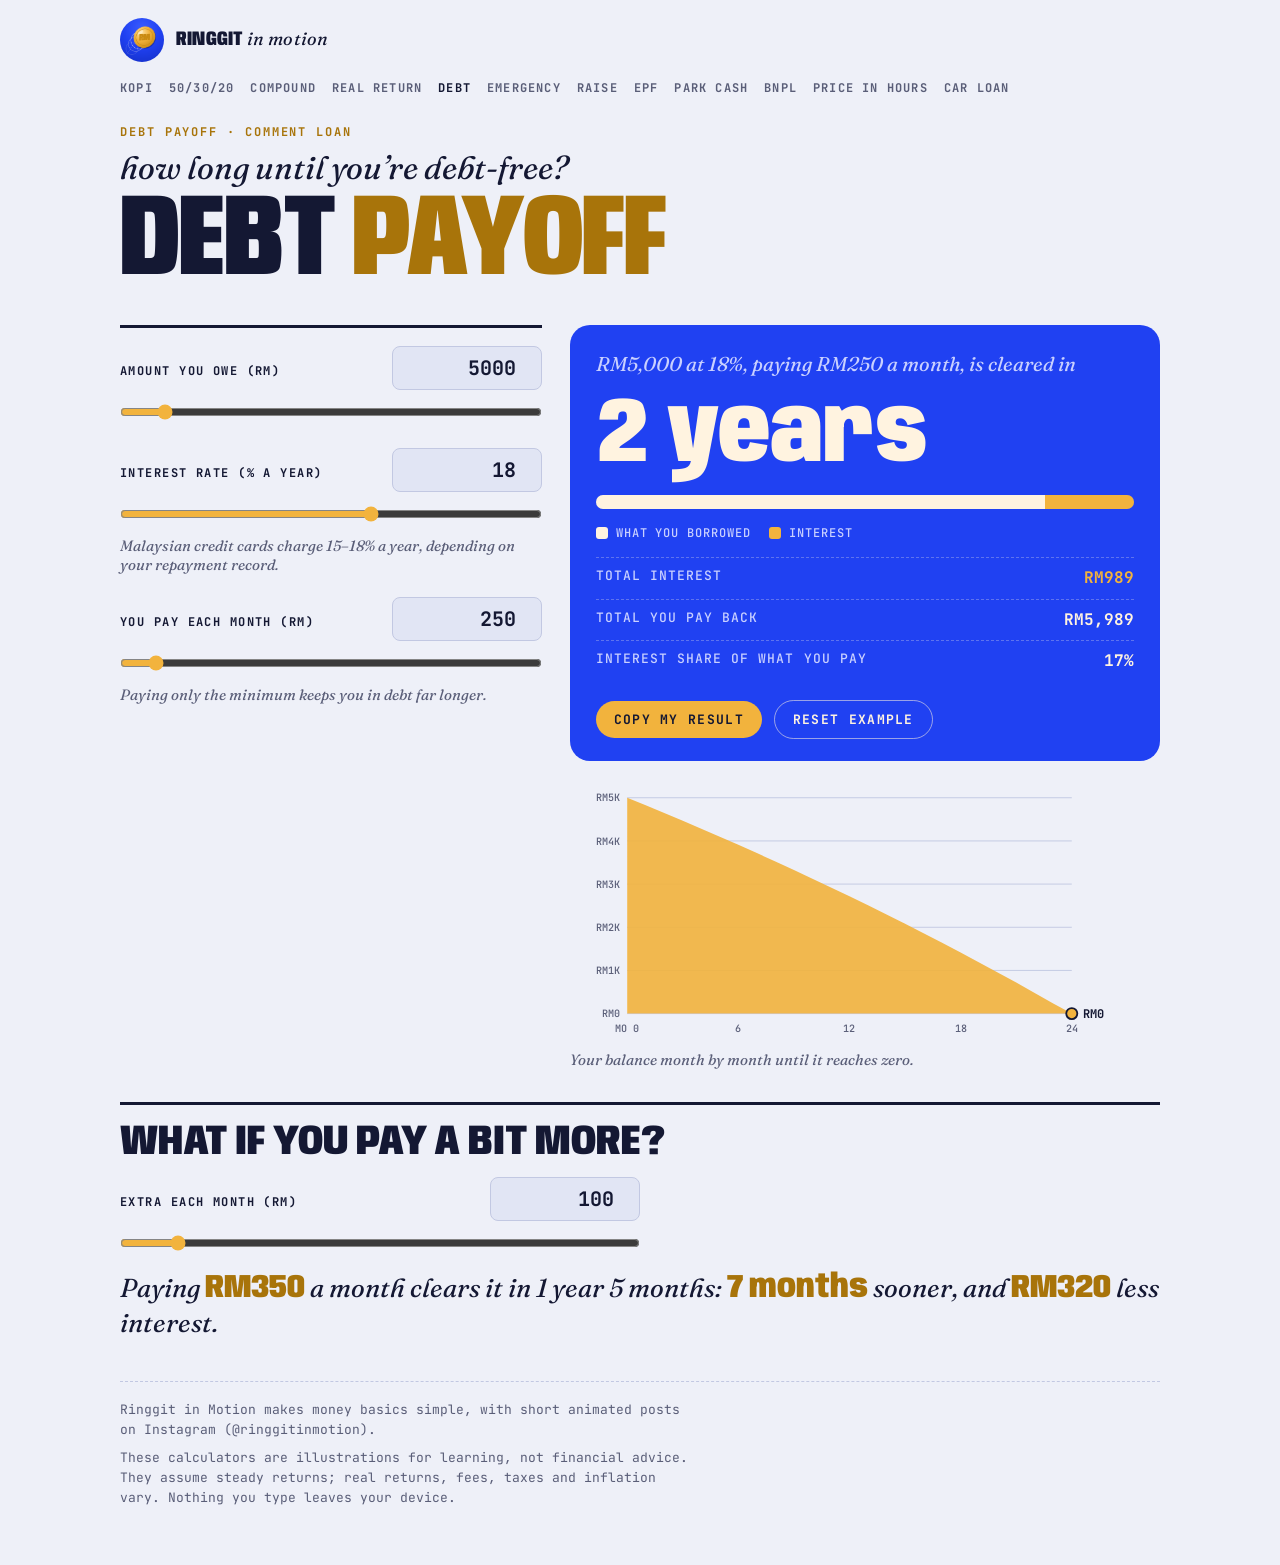
<file: debt.html>
<!doctype html>
<html lang="en">
<head>
<meta charset="utf-8">
<meta name="viewport" content="width=device-width, initial-scale=1">
<title>Debt Payoff Calculator · Ringgit in Motion</title>
<meta name="description" content="How long your debt takes to clear, what it costs in interest, and how much paying a bit more saves.">
<meta property="og:title" content="Debt Payoff Calculator · Ringgit in Motion">
<meta property="og:description" content="How long your debt takes to clear, what it costs in interest, and how much paying a bit more saves.">
<meta property="og:image" content="logo.png">
<link rel="icon" href="logo.png">
<link rel="preconnect" href="https://fonts.googleapis.com">
<link rel="preconnect" href="https://fonts.gstatic.com" crossorigin>
<link rel="stylesheet" href="https://fonts.googleapis.com/css2?family=Anybody:wdth,wght@50..150,500..900&family=Fraunces:ital,opsz,wght@1,9..144,420&family=JetBrains+Mono:wght@500;700&display=swap">
<link rel="stylesheet" href="style.css">
</head>
<body>
<header class="nav">
  <a class="brand" href="index.html"><img src="logo.png" alt=""><span>Ringgit <em>in motion</em></span></a>
  <nav class="links" aria-label="Calculators"><a href="kopi.html">Kopi</a><a href="budget.html">50/30/20</a><a href="compound.html">Compound</a><a href="real-return.html">Real return</a><a href="debt.html" aria-current="page">Debt</a><a href="emergency.html">Emergency</a><a href="raise.html">Raise</a><a href="epf.html">EPF</a><a href="park.html">Park cash</a><a href="bnpl.html">BNPL</a><a href="hours.html">Price in hours</a><a href="car.html">Car loan</a></nav>
</header>
<main>
<section class="mast">
  <div class="eyebrow">Debt payoff · comment LOAN</div>
  <p class="q">how long until you’re debt-free?</p>
  <h1>Debt <span>Payoff</span></h1>
</section>
<section class="tool" aria-label="Debt payoff calculator">
  <form class="controls" autocomplete="off">
    <div class="field">
      <div class="row"><label for="bal">Amount you owe (RM)</label><input class="num" id="bal" type="number" min="0" max="10000000" step="100" value="5000" inputmode="decimal"></div>
      <input id="balR" type="range" min="500" max="50000" step="100" value="5000" aria-label="Amount you owe (RM) slider">
    </div>
    <div class="field">
      <div class="row"><label for="rate">Interest rate (% a year)</label><input class="num" id="rate" type="number" min="0" max="60" step="0.1" value="18" inputmode="decimal"></div>
      <input id="rateR" type="range" min="0" max="30" step="0.1" value="18" aria-label="Interest rate (% a year) slider">
      <span class="hint">Malaysian credit cards charge 15–18% a year, depending on your repayment record.</span>
    </div>
    <div class="field">
      <div class="row"><label for="pay">You pay each month (RM)</label><input class="num" id="pay" type="number" min="0" max="10000000" step="10" value="250" inputmode="decimal"></div>
      <input id="payR" type="range" min="50" max="3000" step="10" value="250" aria-label="You pay each month (RM) slider">
      <span class="hint">Paying only the minimum keeps you in debt far longer.</span>
    </div>
  </form>
  <div class="stack">
  <div class="card" aria-live="polite">
    <p class="lead" id="lead">RM5,000 at 18%, paying RM250 a month, is cleared in</p>
    <p class="big" id="big">24 months</p>
    <div class="split" aria-hidden="true"><i id="splitA"></i><i id="splitB"></i><i id="splitC"></i></div>
    <div class="legend"><span><b style="background: var(--brand-ink)"></b>What you borrowed</span><span><b style="background: var(--gold-fill)"></b>Interest</span></div>
    <dl class="lines">
      <div class="gold"><dt>Total interest</dt><dd id="interest">-</dd></div>
      <div><dt>Total you pay back</dt><dd id="total">-</dd></div>
      <div><dt>Interest share of what you pay</dt><dd id="share">-</dd></div>
    </dl>
    <div class="actions">
      <button type="button" id="copy">Copy my result</button>
      <button type="button" class="ghost" id="reset">Reset example</button>
      <span class="toast" id="toast" role="status"></span>
    </div>
  </div>
    <figure><svg class="chart" id="chart" viewBox="0 0 640 280" role="img" aria-label="Balance over time"></svg>
      <figcaption>Your balance month by month until it reaches zero.</figcaption></figure>
  </div>
</section>
<section class="mid" aria-label="Pay a bit more">
  <h2>What if you pay a bit more?</h2>
  <div class="field" style="max-width: 520px;">
    <div class="row"><label for="extra">Extra each month (RM)</label><input class="num" id="extra" type="number" min="0" max="1000000" step="10" value="100" inputmode="decimal"></div>
    <input id="extraR" type="range" min="0" max="1000" step="10" value="100" aria-label="Extra payment slider">
  </div>
  <p class="out" id="extraOut"></p>
</section>
</main>
<footer>
  <p class="fine">Ringgit in Motion makes money basics simple, with short animated posts on Instagram (@ringgitinmotion).</p>
  <p class="fine">These calculators are illustrations for learning, not financial advice. They assume steady returns; real returns, fees, taxes and inflation vary. Nothing you type leaves your device.</p>
</footer>
<script src="calc.js"></script>
<script>

const { $, rm } = RIM;
// month-by-month payoff: interest is added, then the payment comes off
const payoff = (bal, apr, pay) => {
  const r = apr / 1200;
  if (pay <= bal * r + 0.005) return null; // payment doesn't even cover the interest
  let b = bal, months = 0, interest = 0;
  const path = [b];
  while (b > 0.005 && months < 1200) {
    const i = b * r;
    interest += i;
    b = Math.max(0, b + i - pay);
    months++;
    path.push(b);
  }
  return { months, interest, total: bal + interest, path };
};
const span = (m) => {
  const y = Math.floor(m / 12), mo = m % 12;
  return [y ? `${y} year${y === 1 ? "" : "s"}` : "", mo ? `${mo} month${mo === 1 ? "" : "s"}` : ""].filter(Boolean).join(" ") || "0 months";
};
RIM.form("rim-debt", { bal: 5000, rate: 18, pay: 250, extra: 100 }, { bal: [0, 10000000], rate: [0, 60], pay: [0, 10000000], extra: [0, 1000000] }, (s) => {
  const p = payoff(s.bal, s.rate, s.pay);
  $("lead").textContent = `${rm(s.bal)} at ${s.rate}%, paying ${rm(s.pay)} a month, is cleared in`;
  if (!p) {
    const need = (s.bal * s.rate) / 1200;
    $("big").textContent = "Never";
    $("interest").textContent = `${rm(need)}+ a month`;
    $("total").textContent = "keeps growing";
    $("share").textContent = "-";
    $("splitA").style.cssText = "width:0"; $("splitB").style.cssText = "width:100%;background:var(--gold-fill)"; $("splitC").style.width = "0";
    $("chart").innerHTML = "";
    $("extraOut").innerHTML = `Your payment doesn’t cover the monthly interest of about <strong>${rm(need)}</strong>, so the debt never shrinks. Pay more than that, or ask your bank about a lower-rate option.`;
    window.__copy = `My ${rm(s.bal)} debt at ${s.rate}% never shrinks if I pay ${rm(s.pay)} a month. (Ringgit in Motion debt calculator)`;
    return;
  }
  $("big").textContent = span(p.months);
  $("interest").textContent = rm(p.interest);
  $("total").textContent = rm(p.total);
  $("share").textContent = Math.round((p.interest / p.total) * 100) + "%";
  const pp = (s.bal / p.total) * 100;
  $("splitA").style.cssText = `width:${pp}%;background:var(--brand-ink)`; $("splitB").style.cssText = `width:${100 - pp}%;background:var(--gold-fill)`; $("splitC").style.width = "0";
  RIM.chart($("chart"), p.months, [{ kind: "area-v", key: "b", values: p.path }], "b", "MO");
  const q = payoff(s.bal, s.rate, s.pay + s.extra);
  $("extraOut").innerHTML = s.extra <= 0 || !q ? "Add an extra amount to see how much sooner you’d be debt-free."
    : `Paying <strong>${rm(s.pay + s.extra)}</strong> a month clears it in ${span(q.months)}: <strong>${span(p.months - q.months)}</strong> sooner, and <strong>${rm(p.interest - q.interest)}</strong> less interest.`;
  window.__copy = `My ${rm(s.bal)} debt at ${s.rate}%, paying ${rm(s.pay)} a month: debt-free in ${span(p.months)}, ${rm(p.interest)} in interest. (Ringgit in Motion debt calculator)`;
});
$("copy").addEventListener("click", () => RIM.copy(window.__copy));

</script>
</body>
</html>
</file>
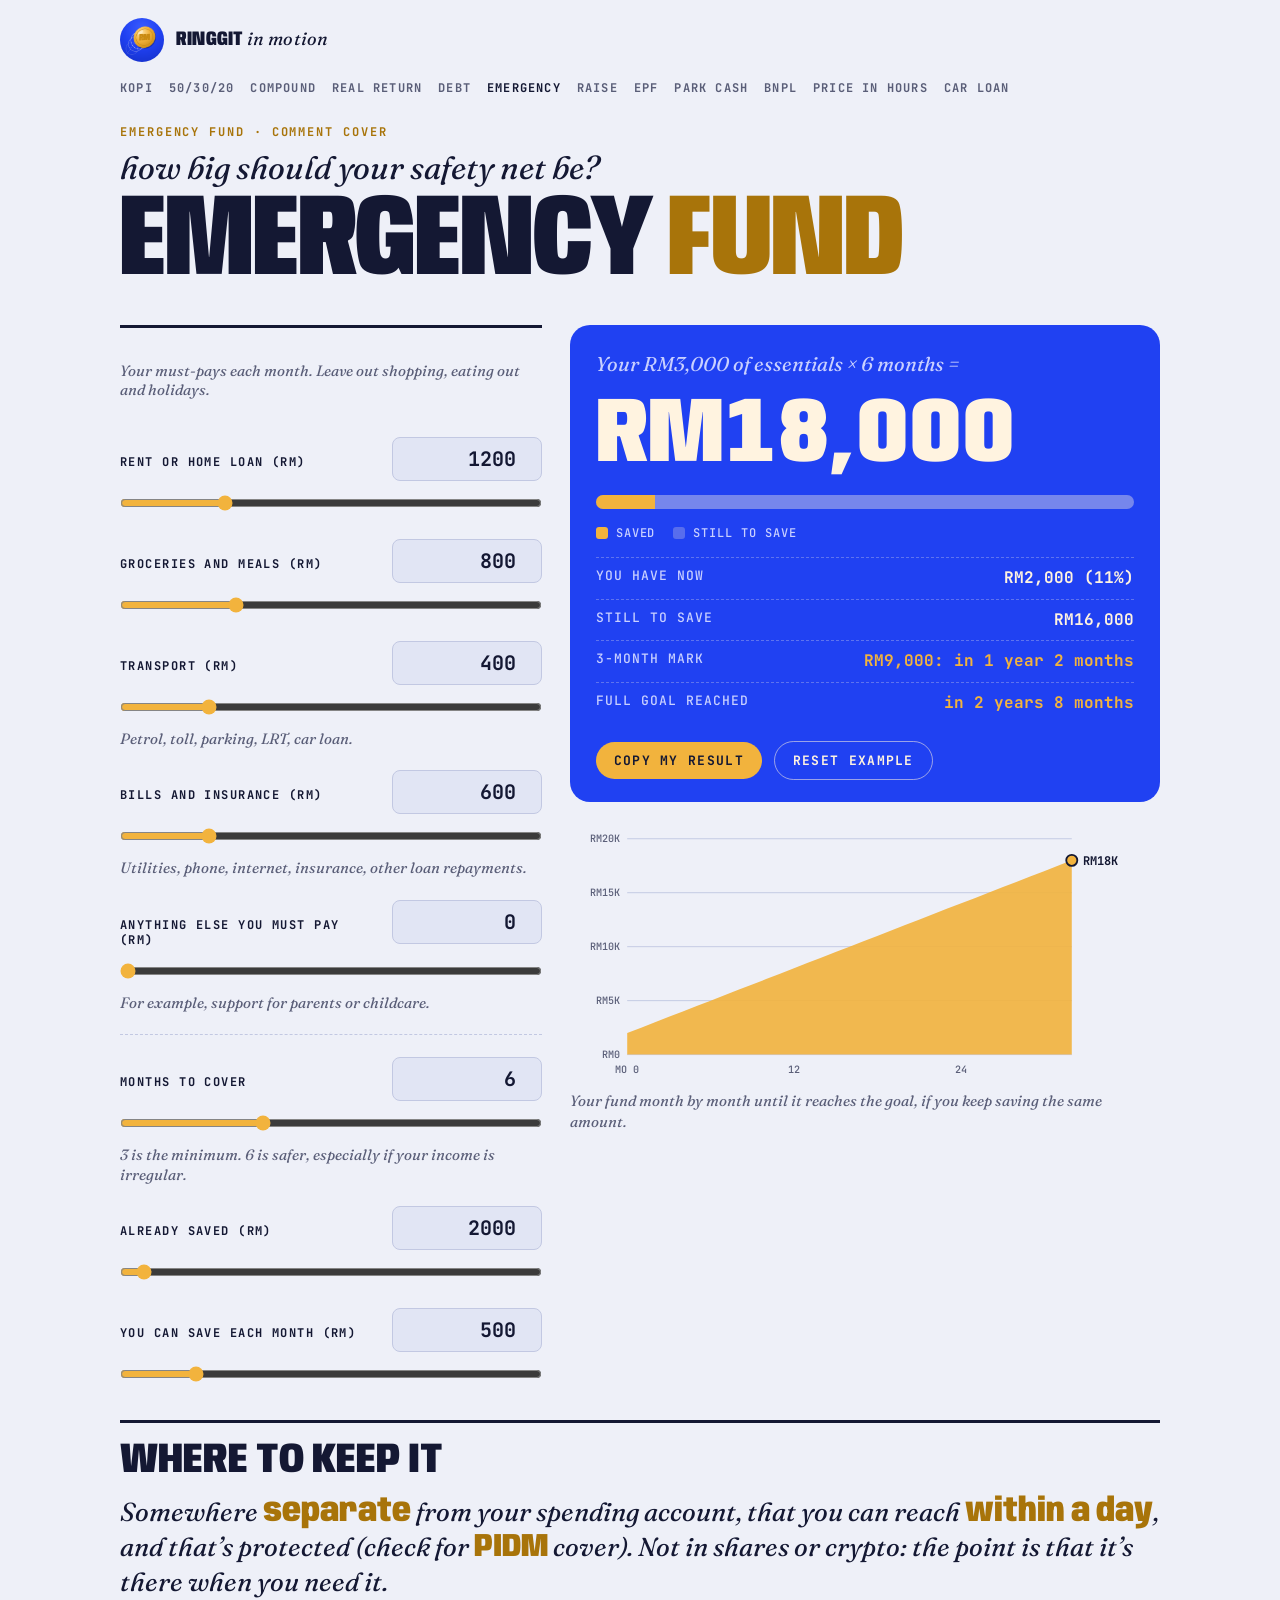
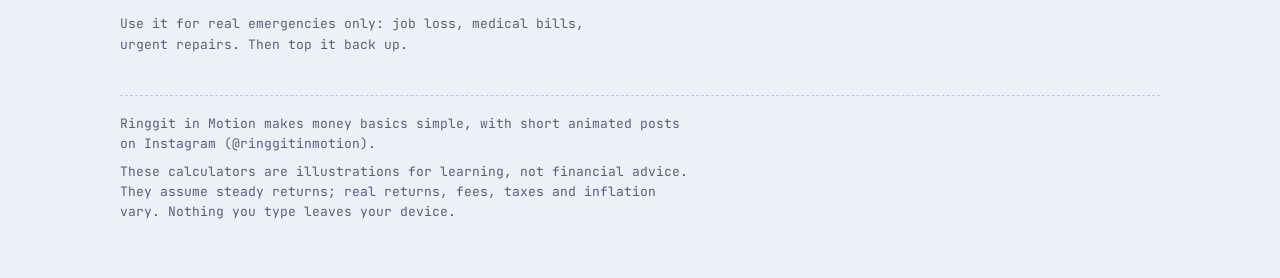
<file: emergency.html>
<!doctype html>
<html lang="en">
<head>
<meta charset="utf-8">
<meta name="viewport" content="width=device-width, initial-scale=1">
<title>Emergency Fund Calculator · Ringgit in Motion</title>
<meta name="description" content="How big your emergency fund should be (3 to 6 months of essentials) and when you will reach it.">
<meta property="og:title" content="Emergency Fund Calculator · Ringgit in Motion">
<meta property="og:description" content="How big your emergency fund should be (3 to 6 months of essentials) and when you will reach it.">
<meta property="og:image" content="logo.png">
<link rel="icon" href="logo.png">
<link rel="preconnect" href="https://fonts.googleapis.com">
<link rel="preconnect" href="https://fonts.gstatic.com" crossorigin>
<link rel="stylesheet" href="https://fonts.googleapis.com/css2?family=Anybody:wdth,wght@50..150,500..900&family=Fraunces:ital,opsz,wght@1,9..144,420&family=JetBrains+Mono:wght@500;700&display=swap">
<link rel="stylesheet" href="style.css">
</head>
<body>
<header class="nav">
  <a class="brand" href="index.html"><img src="logo.png" alt=""><span>Ringgit <em>in motion</em></span></a>
  <nav class="links" aria-label="Calculators"><a href="kopi.html">Kopi</a><a href="budget.html">50/30/20</a><a href="compound.html">Compound</a><a href="real-return.html">Real return</a><a href="debt.html">Debt</a><a href="emergency.html" aria-current="page">Emergency</a><a href="raise.html">Raise</a><a href="epf.html">EPF</a><a href="park.html">Park cash</a><a href="bnpl.html">BNPL</a><a href="hours.html">Price in hours</a><a href="car.html">Car loan</a></nav>
</header>
<main>
<section class="mast">
  <div class="eyebrow">Emergency fund · comment COVER</div>
  <p class="q">how big should your safety net be?</p>
  <h1>Emergency <span>Fund</span></h1>
</section>
<section class="tool" aria-label="Emergency fund calculator">
  <form class="controls" autocomplete="off">
    <p class="hint">Your must-pays each month. Leave out shopping, eating out and holidays.</p>
    <div class="field">
      <div class="row"><label for="rent">Rent or home loan (RM)</label><input class="num" id="rent" type="number" min="0" max="1000000" step="50" value="1200" inputmode="decimal"></div>
      <input id="rentR" type="range" min="0" max="5000" step="50" value="1200" aria-label="Rent or home loan (RM) slider">
    </div>
    <div class="field">
      <div class="row"><label for="food">Groceries and meals (RM)</label><input class="num" id="food" type="number" min="0" max="1000000" step="50" value="800" inputmode="decimal"></div>
      <input id="foodR" type="range" min="0" max="3000" step="50" value="800" aria-label="Groceries and meals (RM) slider">
    </div>
    <div class="field">
      <div class="row"><label for="trans">Transport (RM)</label><input class="num" id="trans" type="number" min="0" max="1000000" step="50" value="400" inputmode="decimal"></div>
      <input id="transR" type="range" min="0" max="2000" step="50" value="400" aria-label="Transport (RM) slider">
      <span class="hint">Petrol, toll, parking, LRT, car loan.</span>
    </div>
    <div class="field">
      <div class="row"><label for="bills">Bills and insurance (RM)</label><input class="num" id="bills" type="number" min="0" max="1000000" step="50" value="600" inputmode="decimal"></div>
      <input id="billsR" type="range" min="0" max="3000" step="50" value="600" aria-label="Bills and insurance (RM) slider">
      <span class="hint">Utilities, phone, internet, insurance, other loan repayments.</span>
    </div>
    <div class="field">
      <div class="row"><label for="other">Anything else you must pay (RM)</label><input class="num" id="other" type="number" min="0" max="1000000" step="50" value="0" inputmode="decimal"></div>
      <input id="otherR" type="range" min="0" max="3000" step="50" value="0" aria-label="Anything else you must pay (RM) slider">
      <span class="hint">For example, support for parents or childcare.</span>
    </div>
    <div class="divider"></div>
    <div class="field">
      <div class="row"><label for="months">Months to cover</label><input class="num" id="months" type="number" min="1" max="24" step="1" value="6" inputmode="decimal"></div>
      <input id="monthsR" type="range" min="3" max="12" step="1" value="6" aria-label="Months to cover slider">
      <span class="hint">3 is the minimum. 6 is safer, especially if your income is irregular.</span>
    </div>
    <div class="field">
      <div class="row"><label for="saved">Already saved (RM)</label><input class="num" id="saved" type="number" min="0" max="100000000" step="100" value="2000" inputmode="decimal"></div>
      <input id="savedR" type="range" min="0" max="50000" step="100" value="2000" aria-label="Already saved (RM) slider">
    </div>
    <div class="field">
      <div class="row"><label for="monthly">You can save each month (RM)</label><input class="num" id="monthly" type="number" min="0" max="1000000" step="50" value="500" inputmode="decimal"></div>
      <input id="monthlyR" type="range" min="0" max="3000" step="50" value="500" aria-label="You can save each month (RM) slider">
    </div>
  </form>
  <div class="stack">
  <div class="card" aria-live="polite">
    <p class="lead" id="lead">Your RM3,000 of essentials × 6 months =</p>
    <p class="big" id="big">RM18,000</p>
    <div class="split" aria-hidden="true"><i id="splitA"></i><i id="splitB"></i><i id="splitC"></i></div>
    <div class="legend"><span><b style="background: var(--gold-fill)"></b>Saved</span><span><b style="background: rgba(255,243,224,.25)"></b>Still to save</span></div>
    <dl class="lines">
      <div><dt>You have now</dt><dd id="have">-</dd></div>
      <div><dt>Still to save</dt><dd id="left">-</dd></div>
      <div class="gold"><dt>3-month mark</dt><dd id="at3">-</dd></div>
      <div class="gold"><dt>Full goal reached</dt><dd id="atGoal">-</dd></div>
    </dl>
    <div class="actions">
      <button type="button" id="copy">Copy my result</button>
      <button type="button" class="ghost" id="reset">Reset example</button>
      <span class="toast" id="toast" role="status"></span>
    </div>
  </div>
    <figure><svg class="chart" id="chart" viewBox="0 0 640 280" role="img" aria-label="Savings path to the goal"></svg>
      <figcaption>Your fund month by month until it reaches the goal, if you keep saving the same amount.</figcaption></figure>
  </div>
</section>
<section class="mid" aria-label="Where to keep it">
  <h2>Where to keep it</h2>
  <p class="out">Somewhere <strong>separate</strong> from your spending account, that you can reach <strong>within a day</strong>, and that’s protected (check for <strong>PIDM</strong> cover). Not in shares or crypto: the point is that it’s there when you need it.</p>
  <p class="fine">Use it for real emergencies only: job loss, medical bills, urgent repairs. Then top it back up.</p>
</section>
</main>
<footer>
  <p class="fine">Ringgit in Motion makes money basics simple, with short animated posts on Instagram (@ringgitinmotion).</p>
  <p class="fine">These calculators are illustrations for learning, not financial advice. They assume steady returns; real returns, fees, taxes and inflation vary. Nothing you type leaves your device.</p>
</footer>
<script src="calc.js"></script>
<script>

const { $, rm } = RIM;
const span = (m) => {
  const y = Math.floor(m / 12), mo = m % 12;
  return [y ? `${y} year${y === 1 ? "" : "s"}` : "", mo ? `${mo} month${mo === 1 ? "" : "s"}` : ""].filter(Boolean).join(" ") || "now";
};
const when = (have, need, monthly) => (have >= need ? "done ✓" : monthly <= 0 ? "set a monthly amount" : "in " + span(Math.ceil((need - have) / monthly)));
RIM.form("rim-emergency", { rent: 1200, food: 800, trans: 400, bills: 600, other: 0, months: 6, saved: 2000, monthly: 500 },
  { rent: [0, 1000000], food: [0, 1000000], trans: [0, 1000000], bills: [0, 1000000], other: [0, 1000000], months: [1, 24], saved: [0, 100000000], monthly: [0, 1000000] }, (s) => {
  const ess = s.rent + s.food + s.trans + s.bills + s.other;
  const goal = ess * s.months, three = ess * 3;
  $("lead").textContent = `Your ${rm(ess)} of essentials × ${s.months} month${s.months === 1 ? "" : "s"} =`;
  $("big").textContent = rm(goal);
  const pct = goal > 0 ? Math.min(100, (s.saved / goal) * 100) : 100;
  $("have").textContent = `${rm(s.saved)} (${Math.round(pct)}%)`;
  $("left").textContent = rm(Math.max(0, goal - s.saved));
  $("at3").textContent = `${rm(three)}: ${when(s.saved, three, s.monthly)}`;
  $("atGoal").textContent = when(s.saved, goal, s.monthly);
  $("splitA").style.cssText = `width:${pct}%;background:var(--gold-fill)`; $("splitB").style.cssText = `width:${100 - pct}%;background:rgba(255,243,224,.25)`; $("splitC").style.width = "0";
  if (goal > 0 && s.monthly > 0 && s.saved < goal) {
    const n = Math.ceil((goal - s.saved) / s.monthly);
    const vals = [...Array(n + 1)].map((_, m) => Math.min(goal, s.saved + s.monthly * m));
    RIM.chart($("chart"), n, [{ kind: "area-v", key: "f", values: vals }], "f", "MO");
  } else {
    $("chart").innerHTML = "";
  }
  window.__copy = `My emergency fund goal: ${rm(goal)} (${s.months} months of ${rm(ess)}). Saving ${rm(s.monthly)} a month, I get there ${when(s.saved, goal, s.monthly)}. (Ringgit in Motion emergency fund calculator)`;
});
$("copy").addEventListener("click", () => RIM.copy(window.__copy));

</script>
</body>
</html>
</file>
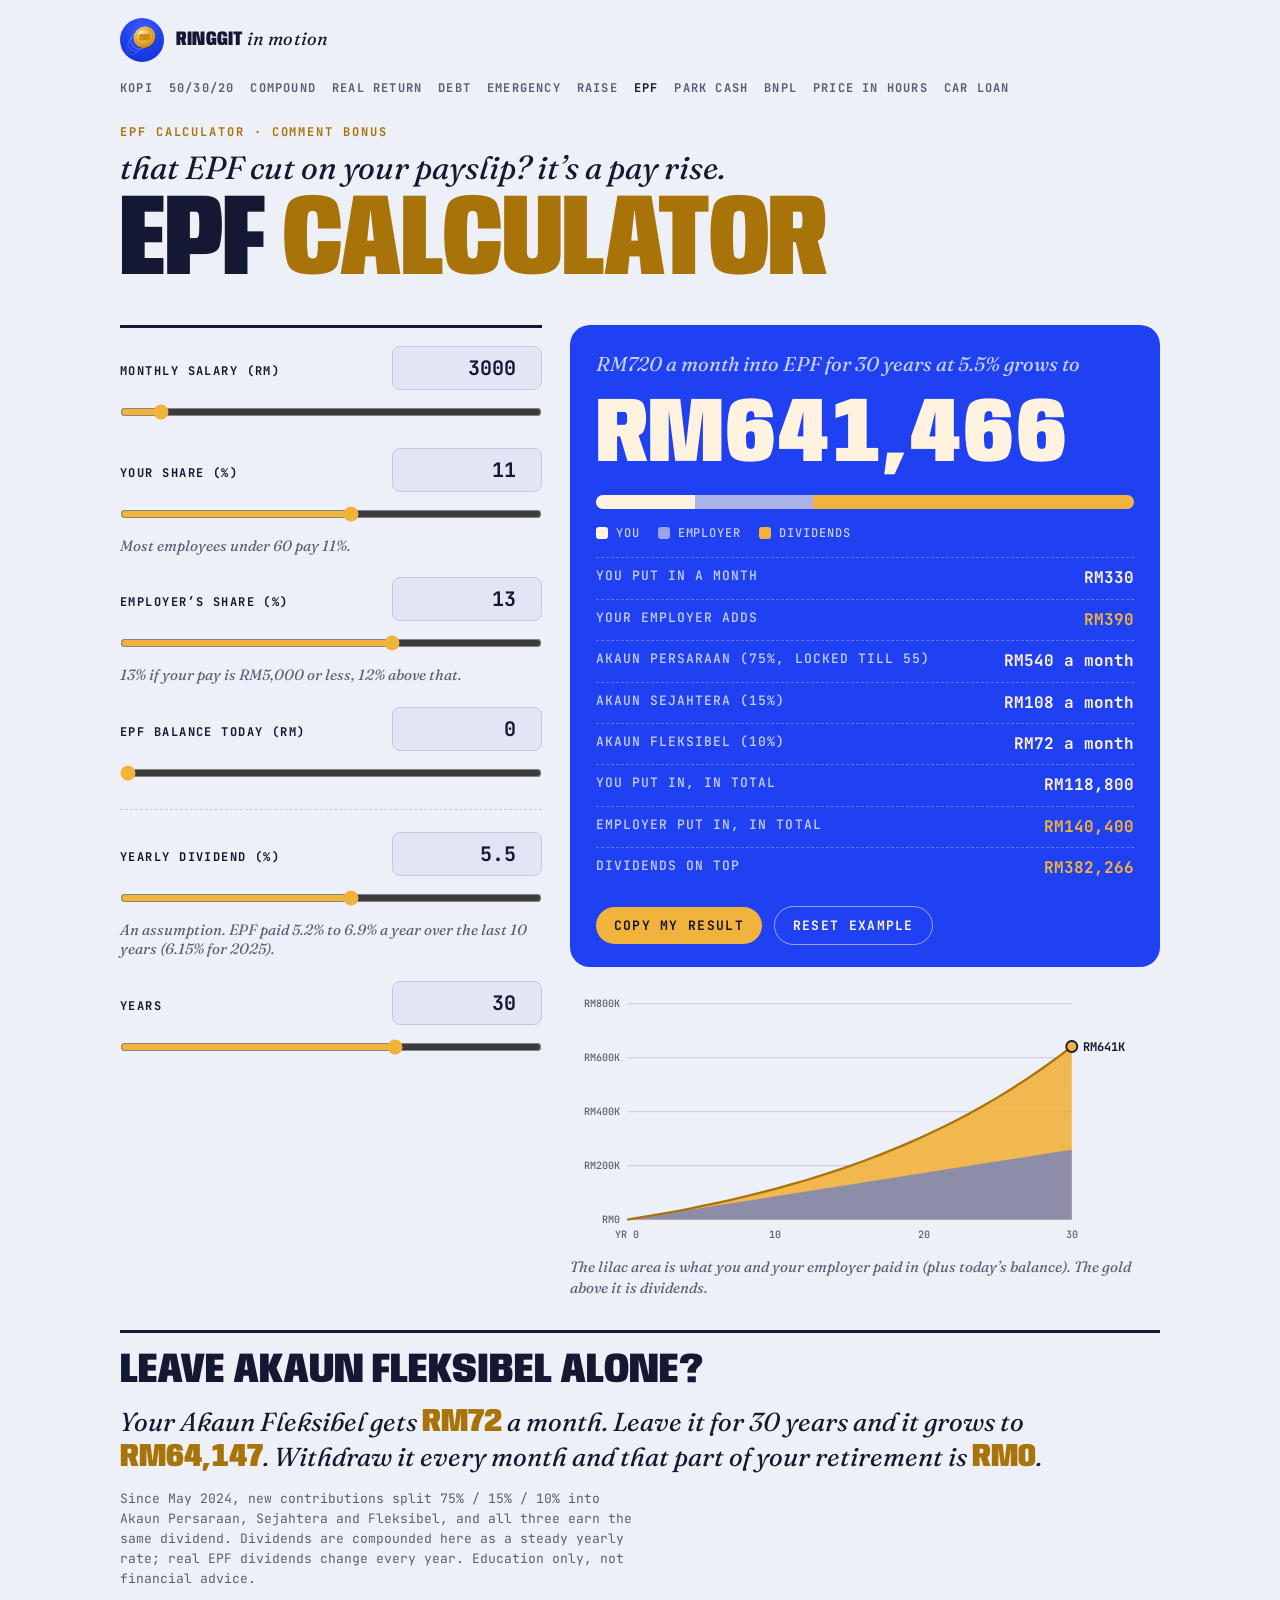
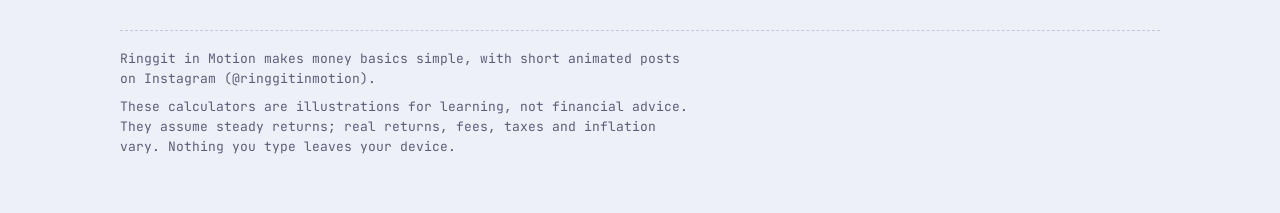
<file: epf.html>
<!doctype html>
<html lang="en">
<head>
<meta charset="utf-8">
<meta name="viewport" content="width=device-width, initial-scale=1">
<title>EPF Calculator · Ringgit in Motion</title>
<meta name="description" content="What you and your employer put into EPF (KWSP) each month, how it splits into 3 accounts, and what it could grow to.">
<meta property="og:title" content="EPF Calculator · Ringgit in Motion">
<meta property="og:description" content="What you and your employer put into EPF (KWSP) each month, how it splits into 3 accounts, and what it could grow to.">
<meta property="og:image" content="logo.png">
<link rel="icon" href="logo.png">
<link rel="preconnect" href="https://fonts.googleapis.com">
<link rel="preconnect" href="https://fonts.gstatic.com" crossorigin>
<link rel="stylesheet" href="https://fonts.googleapis.com/css2?family=Anybody:wdth,wght@50..150,500..900&family=Fraunces:ital,opsz,wght@1,9..144,420&family=JetBrains+Mono:wght@500;700&display=swap">
<link rel="stylesheet" href="style.css">
</head>
<body>
<header class="nav">
  <a class="brand" href="index.html"><img src="logo.png" alt=""><span>Ringgit <em>in motion</em></span></a>
  <nav class="links" aria-label="Calculators"><a href="kopi.html">Kopi</a><a href="budget.html">50/30/20</a><a href="compound.html">Compound</a><a href="real-return.html">Real return</a><a href="debt.html">Debt</a><a href="emergency.html">Emergency</a><a href="raise.html">Raise</a><a href="epf.html" aria-current="page">EPF</a><a href="park.html">Park cash</a><a href="bnpl.html">BNPL</a><a href="hours.html">Price in hours</a><a href="car.html">Car loan</a></nav>
</header>
<main>
<section class="mast">
  <div class="eyebrow">EPF calculator · comment BONUS</div>
  <p class="q">that EPF cut on your payslip? it’s a pay rise.</p>
  <h1>EPF <span>Calculator</span></h1>
</section>
<section class="tool" aria-label="EPF calculator">
  <form class="controls" autocomplete="off">
    <div class="field">
      <div class="row"><label for="pay">Monthly salary (RM)</label><input class="num" id="pay" type="number" min="0" max="10000000" step="50" value="3000" inputmode="decimal"></div>
      <input id="payR" type="range" min="1500" max="20000" step="50" value="3000" aria-label="Monthly salary (RM) slider">
    </div>
    <div class="field">
      <div class="row"><label for="you">Your share (%)</label><input class="num" id="you" type="number" min="0" max="50" step="0.5" value="11" inputmode="decimal"></div>
      <input id="youR" type="range" min="0" max="20" step="0.5" value="11" aria-label="Your share (%) slider">
      <span class="hint">Most employees under 60 pay 11%.</span>
    </div>
    <div class="field">
      <div class="row"><label for="boss">Employer’s share (%)</label><input class="num" id="boss" type="number" min="0" max="50" step="0.5" value="13" inputmode="decimal"></div>
      <input id="bossR" type="range" min="0" max="20" step="0.5" value="13" aria-label="Employer’s share (%) slider">
      <span class="hint">13% if your pay is RM5,000 or less, 12% above that.</span>
    </div>
    <div class="field">
      <div class="row"><label for="bal">EPF balance today (RM)</label><input class="num" id="bal" type="number" min="0" max="100000000" step="1000" value="0" inputmode="decimal"></div>
      <input id="balR" type="range" min="0" max="500000" step="1000" value="0" aria-label="EPF balance today (RM) slider">
    </div>
    <div class="divider"></div>
    <div class="field">
      <div class="row"><label for="rate">Yearly dividend (%)</label><input class="num" id="rate" type="number" min="0" max="20" step="0.05" value="5.5" inputmode="decimal"></div>
      <input id="rateR" type="range" min="0" max="10" step="0.05" value="5.5" aria-label="Yearly dividend (%) slider">
      <span class="hint">An assumption. EPF paid 5.2% to 6.9% a year over the last 10 years (6.15% for 2025).</span>
    </div>
    <div class="field">
      <div class="row"><label for="years">Years</label><input class="num" id="years" type="number" min="1" max="60" step="1" value="30" inputmode="decimal"></div>
      <input id="yearsR" type="range" min="1" max="45" step="1" value="30" aria-label="Years slider">
    </div>
  </form>
  <div class="stack">
  <div class="card" aria-live="polite">
    <p class="lead" id="lead">RM720 a month into EPF for 30 years at 5.5% grows to</p>
    <p class="big" id="big">RM641,466</p>
    <div class="split" aria-hidden="true"><i id="splitA"></i><i id="splitB"></i><i id="splitC"></i></div>
    <div class="legend"><span><b style="background: var(--brand-ink)"></b>You</span><span><b style="background: rgba(255,243,224,.55)"></b>Employer</span><span><b style="background: var(--gold-fill)"></b>Dividends</span></div>
    <dl class="lines">
      <div><dt>You put in a month</dt><dd id="youM">-</dd></div>
      <div class="gold"><dt>Your employer adds</dt><dd id="bossM">-</dd></div>
      <div><dt>Akaun Persaraan (75%, locked till 55)</dt><dd id="a1">-</dd></div>
      <div><dt>Akaun Sejahtera (15%)</dt><dd id="a2">-</dd></div>
      <div><dt>Akaun Fleksibel (10%)</dt><dd id="a3">-</dd></div>
      <div><dt>You put in, in total</dt><dd id="youT">-</dd></div>
      <div class="gold"><dt>Employer put in, in total</dt><dd id="bossT">-</dd></div>
      <div class="gold"><dt>Dividends on top</dt><dd id="div">-</dd></div>
    </dl>
    <div class="actions">
      <button type="button" id="copy">Copy my result</button>
      <button type="button" class="ghost" id="reset">Reset example</button>
      <span class="toast" id="toast" role="status"></span>
    </div>
  </div>
    <figure><svg class="chart" id="chart" viewBox="0 0 640 280" role="img" aria-label="EPF balance over the years"></svg>
      <figcaption>The lilac area is what you and your employer paid in (plus today’s balance). The gold above it is dividends.</figcaption></figure>
  </div>
</section>
<section class="mid" aria-label="Akaun Fleksibel">
  <h2>Leave Akaun Fleksibel alone?</h2>
  <p class="out" id="cmpOut"></p>
  <p class="fine">Since May 2024, new contributions split 75% / 15% / 10% into Akaun Persaraan, Sejahtera and Fleksibel, and all three earn the same dividend. Dividends are compounded here as a steady yearly rate; real EPF dividends change every year. Education only, not financial advice.</p>
</section>
</main>
<footer>
  <p class="fine">Ringgit in Motion makes money basics simple, with short animated posts on Instagram (@ringgitinmotion).</p>
  <p class="fine">These calculators are illustrations for learning, not financial advice. They assume steady returns; real returns, fees, taxes and inflation vary. Nothing you type leaves your device.</p>
</footer>
<script src="calc.js"></script>
<script>

const { $, rm } = RIM;
// EPF credits a yearly dividend, so use the monthly rate that compounds to exactly that yearly rate
const fvEff = (m, b0, pct, n) => {
  const r = Math.pow(1 + pct / 100, 1 / 12) - 1;
  const g = Math.pow(1 + r, n);
  return b0 * g + (r === 0 ? m * n : (m * (g - 1)) / r);
};
RIM.form("rim-epf", { pay: 3000, you: 11, boss: 13, bal: 0, rate: 5.5, years: 30 },
  { pay: [0, 10000000], you: [0, 50], boss: [0, 50], bal: [0, 100000000], rate: [0, 20], years: [1, 60] }, (s) => {
  const youM = (s.pay * s.you) / 100, bossM = (s.pay * s.boss) / 100, m = youM + bossM, n = s.years * 12;
  const total = fvEff(m, s.bal, s.rate, n);
  const youT = youM * n, bossT = bossM * n, div = Math.max(0, total - youT - bossT - s.bal);
  $("lead").textContent = `${rm(m)} a month into EPF for ${s.years} year${s.years === 1 ? "" : "s"} at ${s.rate}% grows to`;
  $("big").textContent = rm(total);
  $("youM").textContent = rm(youM); $("bossM").textContent = rm(bossM);
  $("a1").textContent = rm(m * 0.75) + " a month"; $("a2").textContent = rm(m * 0.15) + " a month"; $("a3").textContent = rm(m * 0.1) + " a month";
  $("youT").textContent = rm(youT); $("bossT").textContent = rm(bossT); $("div").textContent = rm(div);
  const pct = (v) => (total > 0 ? (v / total) * 100 : 0);
  $("splitA").style.cssText = `width:${pct(youT + s.bal)}%;background:var(--brand-ink)`;
  $("splitB").style.cssText = `width:${pct(bossT)}%;background:rgba(255,243,224,.55)`;
  $("splitC").style.cssText = `width:${pct(div)}%;background:var(--gold-fill)`;
  const yrs = [...Array(s.years + 1)].map((_, y) => y);
  const v = yrs.map((y) => fvEff(m, s.bal, s.rate, 12 * y)), p = yrs.map((y) => s.bal + m * 12 * y);
  RIM.chart($("chart"), s.years, [{ kind: "area-v", key: "v", values: v }, { kind: "area-p", values: p }, { kind: "line-v", key: "v", values: v }], "v");
  $("cmpOut").innerHTML =
    `Your Akaun Fleksibel gets <strong>${rm(m * 0.1)}</strong> a month. Leave it for ${s.years} years and it grows to ` +
    `<strong>${rm(fvEff(m * 0.1, 0, s.rate, n))}</strong>. Withdraw it every month and that part of your retirement is <strong>RM0</strong>.`;
  window.__copy = `${rm(m)} a month into my EPF (${rm(bossM)} of it from my employer) could grow to about ${rm(total)} in ${s.years} years at ${s.rate}%. (Ringgit in Motion EPF calculator, illustration only)`;
});
$("copy").addEventListener("click", () => RIM.copy(window.__copy));

</script>
</body>
</html>
</file>
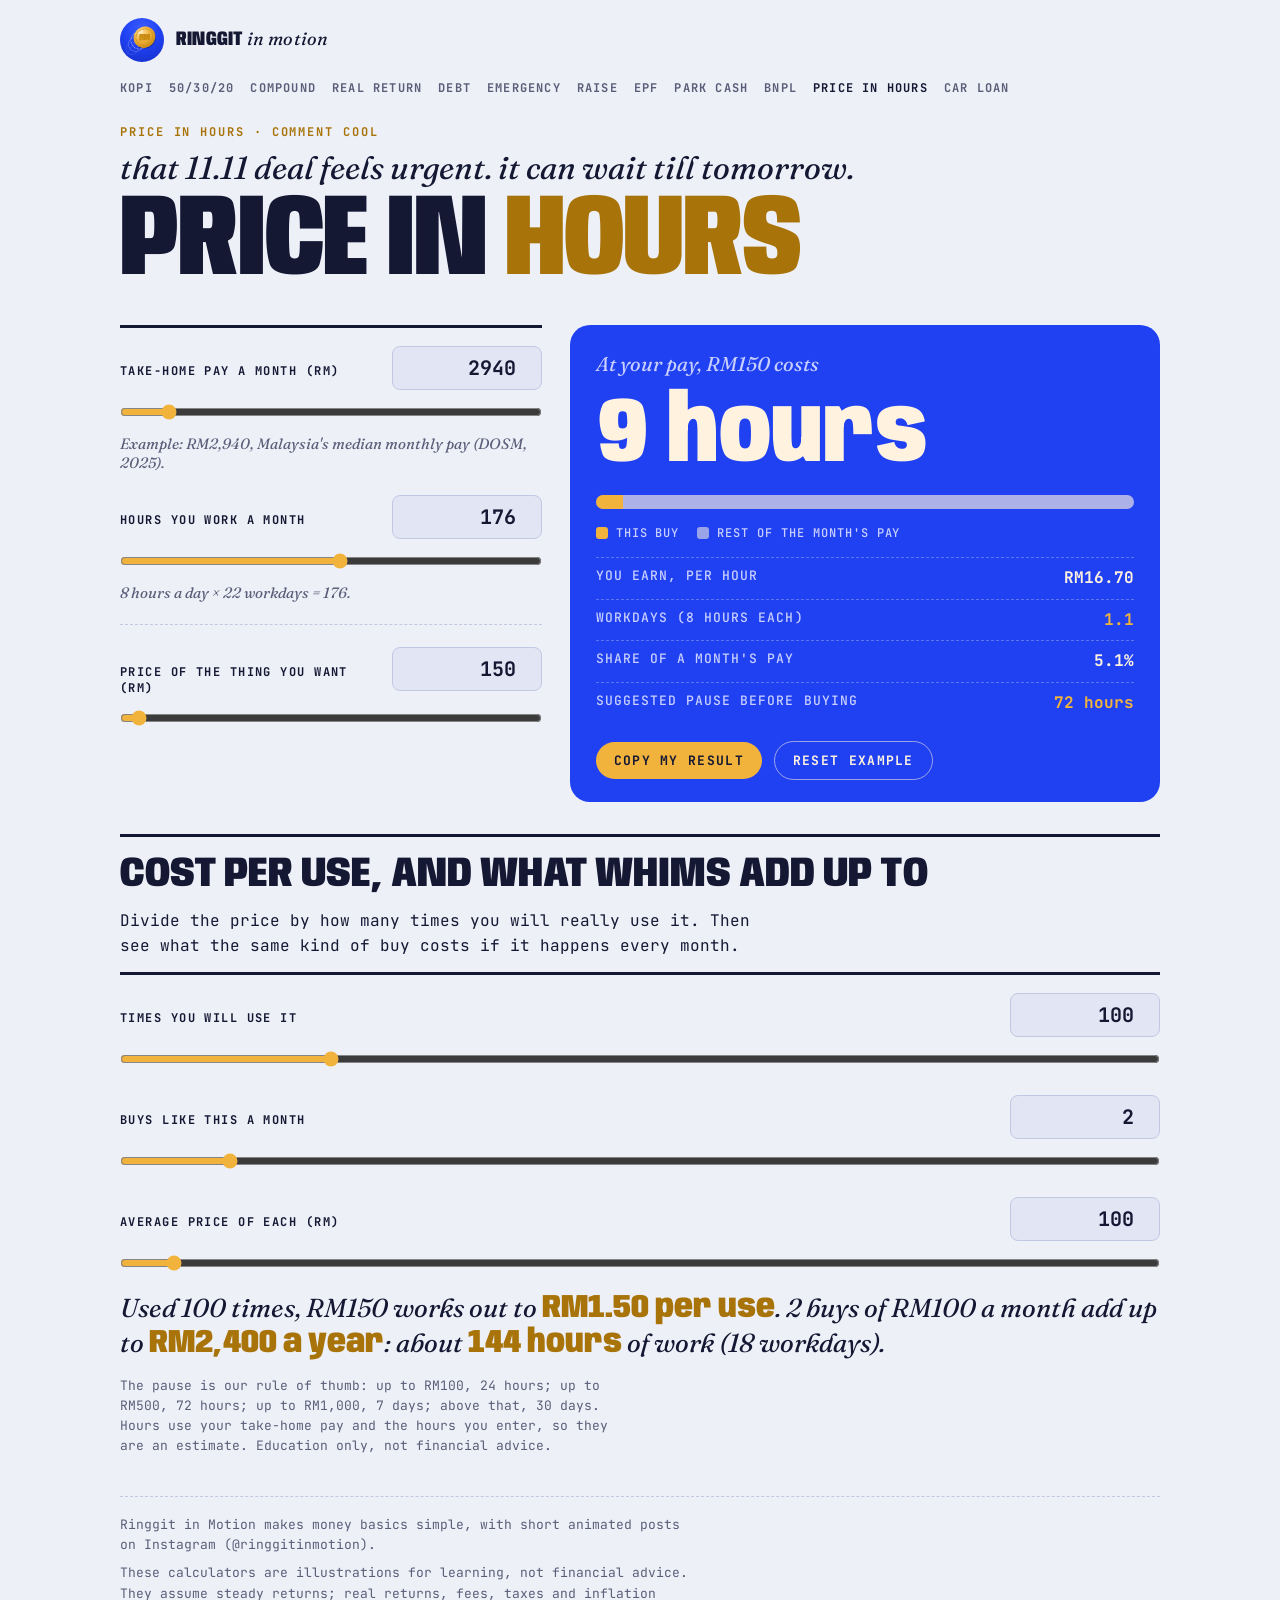
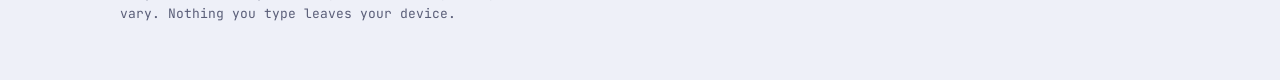
<file: hours.html>
<!doctype html>
<html lang="en">
<head>
<meta charset="utf-8">
<meta name="viewport" content="width=device-width, initial-scale=1">
<title>Price in Hours Calculator · Ringgit in Motion</title>
<meta name="description" content="Turn any price into hours of your work, check the cost per use, and see how small impulse buys add up in a year. Built around the 24-hour rule.">
<meta property="og:title" content="Price in Hours Calculator · Ringgit in Motion">
<meta property="og:description" content="Turn any price into hours of your work, check the cost per use, and see how small impulse buys add up in a year. Built around the 24-hour rule.">
<meta property="og:image" content="logo.png">
<link rel="icon" href="logo.png">
<link rel="preconnect" href="https://fonts.googleapis.com">
<link rel="preconnect" href="https://fonts.gstatic.com" crossorigin>
<link rel="stylesheet" href="https://fonts.googleapis.com/css2?family=Anybody:wdth,wght@50..150,500..900&family=Fraunces:ital,opsz,wght@1,9..144,420&family=JetBrains+Mono:wght@500;700&display=swap">
<link rel="stylesheet" href="style.css">
</head>
<body>
<header class="nav">
  <a class="brand" href="index.html"><img src="logo.png" alt=""><span>Ringgit <em>in motion</em></span></a>
  <nav class="links" aria-label="Calculators"><a href="kopi.html">Kopi</a><a href="budget.html">50/30/20</a><a href="compound.html">Compound</a><a href="real-return.html">Real return</a><a href="debt.html">Debt</a><a href="emergency.html">Emergency</a><a href="raise.html">Raise</a><a href="epf.html">EPF</a><a href="park.html">Park cash</a><a href="bnpl.html">BNPL</a><a href="hours.html" aria-current="page">Price in hours</a><a href="car.html">Car loan</a></nav>
</header>
<main>
<section class="mast">
  <div class="eyebrow">Price in hours · comment COOL</div>
  <p class="q">that 11.11 deal feels urgent. it can wait till tomorrow.</p>
  <h1>Price in <span>Hours</span></h1>
</section>
<section class="tool" aria-label="Price in hours calculator">
  <form class="controls" autocomplete="off">
    <div class="field">
      <div class="row"><label for="pay">Take-home pay a month (RM)</label><input class="num" id="pay" type="number" min="0" max="10000000" step="10" value="2940" inputmode="decimal"></div>
      <input id="payR" type="range" min="1000" max="20000" step="10" value="2940" aria-label="Take-home pay a month (RM) slider">
      <span class="hint">Example: RM2,940, Malaysia's median monthly pay (DOSM, 2025).</span>
    </div>
    <div class="field">
      <div class="row"><label for="hrs">Hours you work a month</label><input class="num" id="hrs" type="number" min="1" max="744" step="1" value="176" inputmode="decimal"></div>
      <input id="hrsR" type="range" min="40" max="300" step="1" value="176" aria-label="Hours you work a month slider">
      <span class="hint">8 hours a day × 22 workdays = 176.</span>
    </div>
    <div class="divider"></div>
    <div class="field">
      <div class="row"><label for="price">Price of the thing you want (RM)</label><input class="num" id="price" type="number" min="0" max="100000000" step="10" value="150" inputmode="decimal"></div>
      <input id="priceR" type="range" min="10" max="5000" step="10" value="150" aria-label="Price of the thing you want (RM) slider">
    </div>
  </form>
  <div class="stack">
  <div class="card" aria-live="polite">
    <p class="lead" id="lead">At your pay, that price costs</p>
    <p class="big" id="big">9 hours</p>
    <div class="split" aria-hidden="true"><i id="splitA"></i><i id="splitB"></i><i id="splitC"></i></div>
    <div class="legend"><span><b style="background: var(--gold-fill)"></b>This buy</span><span><b style="background: rgba(255,243,224,.55)"></b>Rest of the month's pay</span></div>
    <dl class="lines">
      <div><dt>You earn, per hour</dt><dd id="rate">-</dd></div>
      <div class="gold"><dt>Workdays (8 hours each)</dt><dd id="days">-</dd></div>
      <div><dt>Share of a month's pay</dt><dd id="share">-</dd></div>
      <div class="gold"><dt>Suggested pause before buying</dt><dd id="wait">-</dd></div>
    </dl>
    <div class="actions">
      <button type="button" id="copy">Copy my result</button>
      <button type="button" class="ghost" id="reset">Reset example</button>
      <span class="toast" id="toast" role="status"></span>
    </div>
  </div>
  </div>
</section>
<section class="mid" aria-label="Cost per use and yearly total">
  <h2>Cost per use, and what whims add up to</h2>
  <p>Divide the price by how many times you will really use it. Then see what the same kind of buy costs if it happens every month.</p>
  <form class="controls" autocomplete="off">
    <div class="field">
      <div class="row"><label for="uses">Times you will use it</label><input class="num" id="uses" type="number" min="1" max="100000" step="1" value="100" inputmode="decimal"></div>
      <input id="usesR" type="range" min="1" max="500" step="1" value="100" aria-label="Times you will use it slider">
    </div>
    <div class="field">
      <div class="row"><label for="per">Buys like this a month</label><input class="num" id="per" type="number" min="0" max="1000" step="1" value="2" inputmode="decimal"></div>
      <input id="perR" type="range" min="0" max="20" step="1" value="2" aria-label="Buys like this a month slider">
    </div>
    <div class="field">
      <div class="row"><label for="each">Average price of each (RM)</label><input class="num" id="each" type="number" min="0" max="10000000" step="10" value="100" inputmode="decimal"></div>
      <input id="eachR" type="range" min="10" max="2000" step="10" value="100" aria-label="Average price of each (RM) slider">
    </div>
  </form>
  <p class="out" id="useOut"></p>
  <p class="fine">The pause is our rule of thumb: up to RM100, 24 hours; up to RM500, 72 hours; up to RM1,000, 7 days; above that, 30 days. Hours use your take-home pay and the hours you enter, so they are an estimate. Education only, not financial advice.</p>
</section>
</main>
<footer>
  <p class="fine">Ringgit in Motion makes money basics simple, with short animated posts on Instagram (@ringgitinmotion).</p>
  <p class="fine">These calculators are illustrations for learning, not financial advice. They assume steady returns; real returns, fees, taxes and inflation vary. Nothing you type leaves your device.</p>
</footer>
<script src="calc.js"></script>
<script>

const { $, rm } = RIM;
const rm2 = (v) => "RM" + v.toLocaleString("en-MY", { minimumFractionDigits: 2, maximumFractionDigits: 2 });
const one = (v) => (Math.round(v * 10) / 10).toLocaleString("en-MY");
let rate = 2940 / 176;
const pause = (p) => (p <= 100 ? "24 hours" : p <= 500 ? "72 hours" : p <= 1000 ? "7 days" : "30 days");
RIM.form("rim-hours", { pay: 2940, hrs: 176, price: 150 },
  { pay: [0, 10000000], hrs: [1, 744], price: [0, 100000000] }, (s) => {
  rate = s.hrs > 0 ? s.pay / s.hrs : 0;
  const h = rate > 0 ? s.price / rate : 0;
  const share = s.pay > 0 ? (s.price / s.pay) * 100 : 0;
  $("big").textContent = one(h) + (Math.abs(h - 1) < 0.05 ? " hour" : " hours");
  $("lead").textContent = "At your pay, " + rm(s.price) + " costs";
  $("rate").textContent = rm2(rate);
  $("days").textContent = one(h / 8);
  $("share").textContent = share.toFixed(1) + "%";
  $("wait").textContent = pause(s.price);
  const pa = Math.min(100, share);
  $("splitA").style.cssText = `width:${pa}%;background:var(--gold-fill)`;
  $("splitB").style.cssText = `width:${100 - pa}%;background:rgba(255,243,224,.55)`;
  $("splitC").style.cssText = "width:0";
  window.__copy = `${rm(s.price)} costs me ${one(h)} hours of work (${one(h / 8)} workdays). I'll wait ${pause(s.price)} first. (Ringgit in Motion price-in-hours calculator)`;
  useRender();
});
function useRender() {
  const price = parseFloat($("price").value) || 0, uses = Math.max(1, parseFloat($("uses").value) || 1);
  const per = parseFloat($("per").value) || 0, each = parseFloat($("each").value) || 0;
  const year = per * each * 12, yh = rate > 0 ? year / rate : 0;
  $("useOut").innerHTML = `Used ${uses.toLocaleString("en-MY")} times, ${rm(price)} works out to <strong>${rm2(price / uses)} per use</strong>. ` +
    `${per} buys of ${rm(each)} a month add up to <strong>${rm(year)} a year</strong>: about <strong>${Math.round(yh).toLocaleString("en-MY")} hours</strong> of work (${one(yh / 8)} workdays).`;
}
["uses", "per", "each"].forEach((id) => {
  const sync = (src, dst) => $(src).addEventListener("input", () => { $(dst).value = $(src).value; useRender(); });
  sync(id, id + "R"); sync(id + "R", id);
});
["price", "priceR", "pay", "payR", "hrs", "hrsR"].forEach((id) => $(id).addEventListener("input", useRender));
useRender();
$("copy").addEventListener("click", () => RIM.copy(window.__copy));

</script>
</body>
</html>
</file>
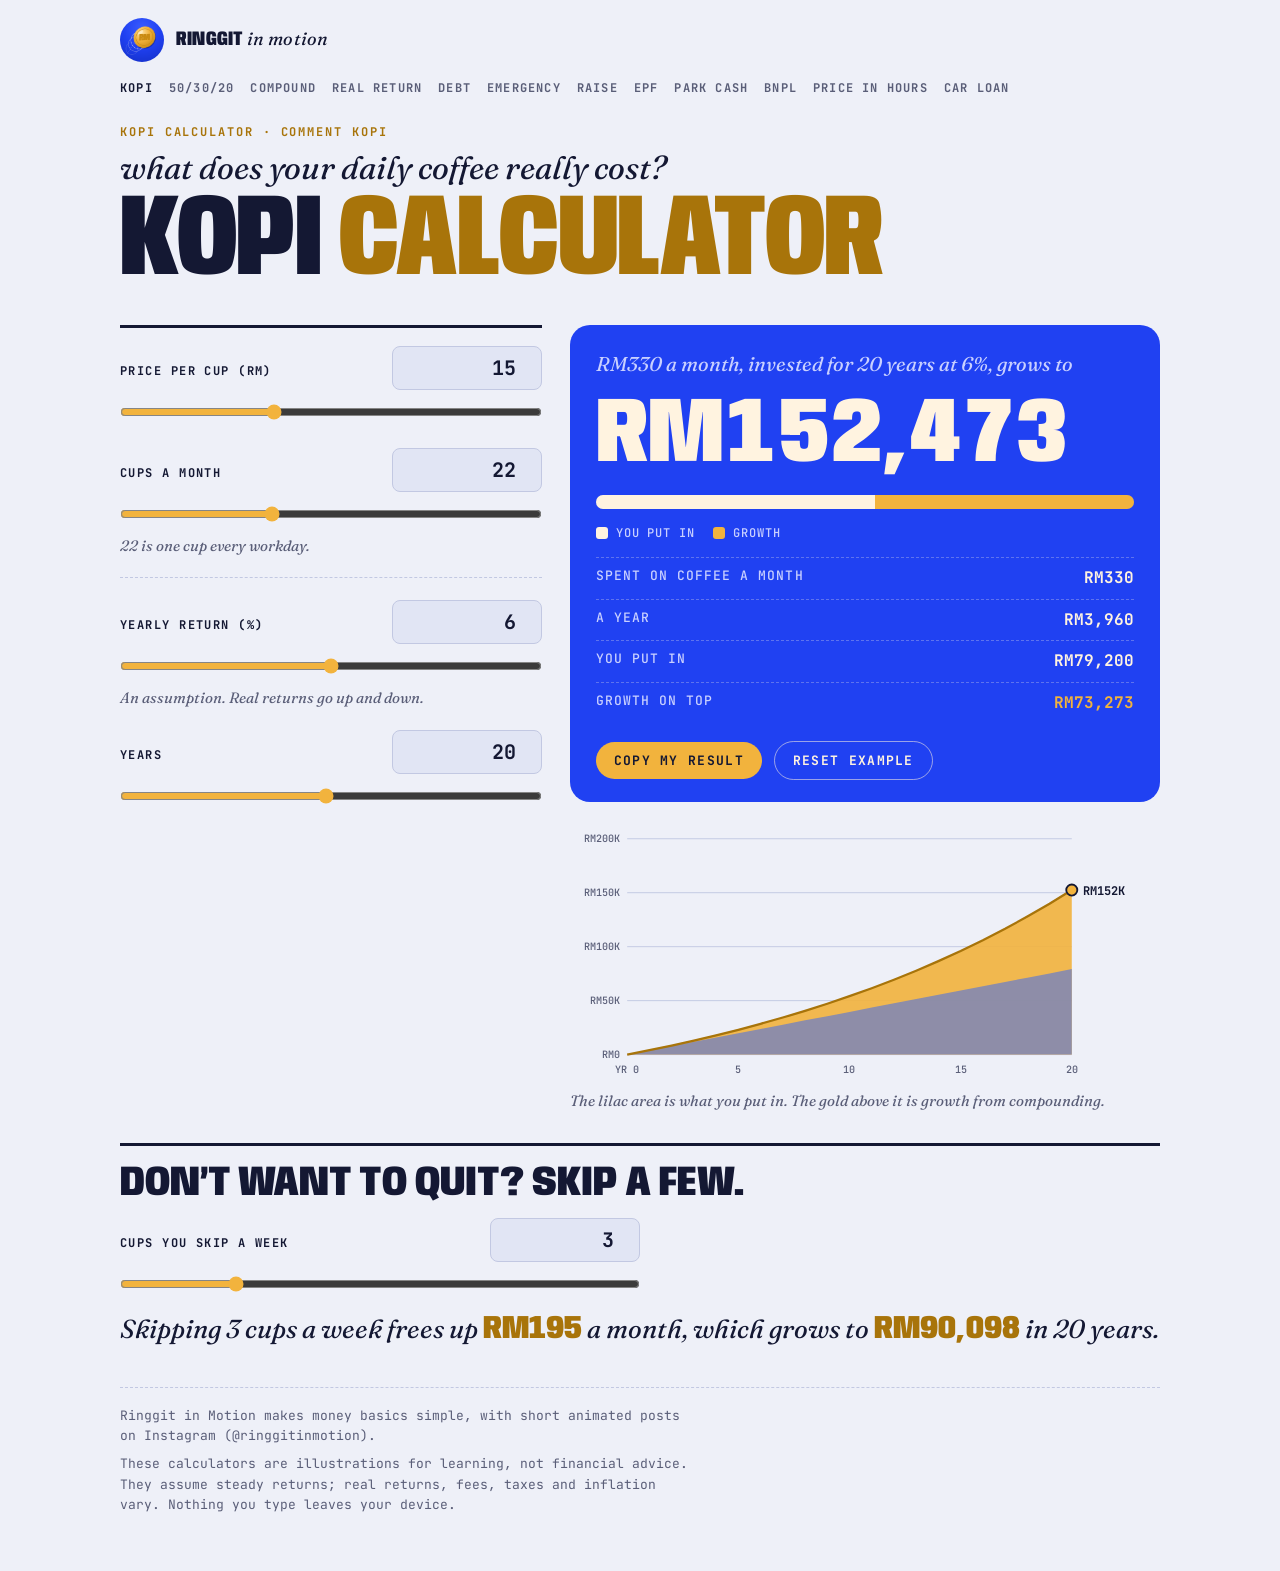
<file: kopi.html>
<!doctype html>
<html lang="en">
<head>
<meta charset="utf-8">
<meta name="viewport" content="width=device-width, initial-scale=1">
<title>Kopi Calculator · Ringgit in Motion</title>
<meta name="description" content="What your daily coffee would grow to if you invested the money instead.">
<meta property="og:title" content="Kopi Calculator · Ringgit in Motion">
<meta property="og:description" content="What your daily coffee would grow to if you invested the money instead.">
<meta property="og:image" content="logo.png">
<link rel="icon" href="logo.png">
<link rel="preconnect" href="https://fonts.googleapis.com">
<link rel="preconnect" href="https://fonts.gstatic.com" crossorigin>
<link rel="stylesheet" href="https://fonts.googleapis.com/css2?family=Anybody:wdth,wght@50..150,500..900&family=Fraunces:ital,opsz,wght@1,9..144,420&family=JetBrains+Mono:wght@500;700&display=swap">
<link rel="stylesheet" href="style.css">
</head>
<body>
<header class="nav">
  <a class="brand" href="index.html"><img src="logo.png" alt=""><span>Ringgit <em>in motion</em></span></a>
  <nav class="links" aria-label="Calculators"><a href="kopi.html" aria-current="page">Kopi</a><a href="budget.html">50/30/20</a><a href="compound.html">Compound</a><a href="real-return.html">Real return</a><a href="debt.html">Debt</a><a href="emergency.html">Emergency</a><a href="raise.html">Raise</a><a href="epf.html">EPF</a><a href="park.html">Park cash</a><a href="bnpl.html">BNPL</a><a href="hours.html">Price in hours</a><a href="car.html">Car loan</a></nav>
</header>
<main>
<section class="mast">
  <div class="eyebrow">Kopi calculator · comment KOPI</div>
  <p class="q">what does your daily coffee really cost?</p>
  <h1>Kopi <span>Calculator</span></h1>
</section>
<section class="tool" aria-label="Kopi calculator">
  <form class="controls" autocomplete="off">
    <div class="field">
      <div class="row"><label for="price">Price per cup (RM)</label><input class="num" id="price" type="number" min="0" max="100" step="0.5" value="15" inputmode="decimal"></div>
      <input id="priceR" type="range" min="1" max="40" step="0.5" value="15" aria-label="Price per cup (RM) slider">
    </div>
    <div class="field">
      <div class="row"><label for="cups">Cups a month</label><input class="num" id="cups" type="number" min="0" max="120" step="1" value="22" inputmode="decimal"></div>
      <input id="cupsR" type="range" min="1" max="60" step="1" value="22" aria-label="Cups a month slider">
      <span class="hint">22 is one cup every workday.</span>
    </div>
    <div class="divider"></div>
    <div class="field">
      <div class="row"><label for="rate">Yearly return (%)</label><input class="num" id="rate" type="number" min="0" max="20" step="0.1" value="6" inputmode="decimal"></div>
      <input id="rateR" type="range" min="0" max="12" step="0.1" value="6" aria-label="Yearly return (%) slider">
      <span class="hint">An assumption. Real returns go up and down.</span>
    </div>
    <div class="field">
      <div class="row"><label for="years">Years</label><input class="num" id="years" type="number" min="1" max="50" step="1" value="20" inputmode="decimal"></div>
      <input id="yearsR" type="range" min="1" max="40" step="1" value="20" aria-label="Years slider">
    </div>
  </form>
  <div class="stack">
  <div class="card" aria-live="polite">
    <p class="lead" id="lead">RM330 a month, invested for 20 years at 6%, grows to</p>
    <p class="big" id="big">RM152,473</p>
    <div class="split" aria-hidden="true"><i id="splitA"></i><i id="splitB"></i><i id="splitC"></i></div>
    <div class="legend"><span><b style="background: var(--brand-ink)"></b>You put in</span><span><b style="background: var(--gold-fill)"></b>Growth</span></div>
    <dl class="lines">
      <div><dt>Spent on coffee a month</dt><dd id="monthly">-</dd></div>
      <div><dt>A year</dt><dd id="yearly">-</dd></div>
      <div><dt>You put in</dt><dd id="paid">-</dd></div>
      <div class="gold"><dt>Growth on top</dt><dd id="growth">-</dd></div>
    </dl>
    <div class="actions">
      <button type="button" id="copy">Copy my result</button>
      <button type="button" class="ghost" id="reset">Reset example</button>
      <span class="toast" id="toast" role="status"></span>
    </div>
  </div>
    <figure><svg class="chart" id="chart" viewBox="0 0 640 280" role="img" aria-label="Growth chart"></svg>
      <figcaption>The lilac area is what you put in. The gold above it is growth from compounding.</figcaption></figure>
  </div>
</section>
<section class="mid" aria-label="Middle ground">
  <h2>Don’t want to quit? Skip a few.</h2>
  <div class="field" style="max-width: 520px;">
    <div class="row"><label for="skip">Cups you skip a week</label><input class="num" id="skip" type="number" min="0" max="21" step="1" value="3" inputmode="numeric"></div>
    <input id="skipR" type="range" min="0" max="14" step="1" value="3" aria-label="Cups skipped a week slider">
  </div>
  <p class="out" id="skipOut"></p>
</section>
</main>
<footer>
  <p class="fine">Ringgit in Motion makes money basics simple, with short animated posts on Instagram (@ringgitinmotion).</p>
  <p class="fine">These calculators are illustrations for learning, not financial advice. They assume steady returns; real returns, fees, taxes and inflation vary. Nothing you type leaves your device.</p>
</footer>
<script src="calc.js"></script>
<script>

const { $, rm, fv } = RIM;
RIM.form("rim-kopi", { price: 15, cups: 22, rate: 6, years: 20, skip: 3 },
  { price: [0, 100], cups: [0, 120], rate: [0, 20], years: [1, 50], skip: [0, 21] }, (s) => {
  const m = s.price * s.cups, n = s.years * 12, total = fv(m, s.rate, n), paid = m * n;
  $("lead").textContent = `${rm(m)} a month, invested for ${s.years} year${s.years === 1 ? "" : "s"} at ${s.rate}%, grows to`;
  $("big").textContent = rm(total);
  $("monthly").textContent = rm(m); $("yearly").textContent = rm(m * 12);
  $("paid").textContent = rm(paid); $("growth").textContent = rm(Math.max(0, total - paid));
  const pp = total > 0 ? (paid / total) * 100 : 100;
  $("splitA").style.cssText = `width:${pp}%;background:var(--brand-ink)`; $("splitB").style.cssText = `width:${100 - pp}%;background:var(--gold-fill)`; $("splitC").style.width = "0";
  const yrs = [...Array(s.years + 1)].map((_, y) => y);
  RIM.chart($("chart"), s.years, [{ kind: "area-v", key: "v", values: yrs.map((y) => fv(m, s.rate, 12 * y)) }, { kind: "area-p", values: yrs.map((y) => m * 12 * y) }, { kind: "line-v", key: "v", values: yrs.map((y) => fv(m, s.rate, 12 * y)) }], "v");
  const sm = (s.price * s.skip * 52) / 12;
  $("skipOut").innerHTML = s.skip === 0 ? "Set how many cups you would skip each week to see what that alone could grow to."
    : `Skipping ${s.skip} cup${s.skip === 1 ? "" : "s"} a week frees up <strong>${rm(sm)}</strong> a month, which grows to <strong>${rm(fv(sm, s.rate, n))}</strong> in ${s.years} years.`;
  window.__copy = `My RM${s.price} coffee, ${s.cups} cups a month = ${rm(m)}/month. Invested at ${s.rate}% for ${s.years} years, that's about ${rm(total)}. (Ringgit in Motion Kopi Calculator, illustration only)`;
});
$("copy").addEventListener("click", () => RIM.copy(window.__copy));

</script>
</body>
</html>
</file>
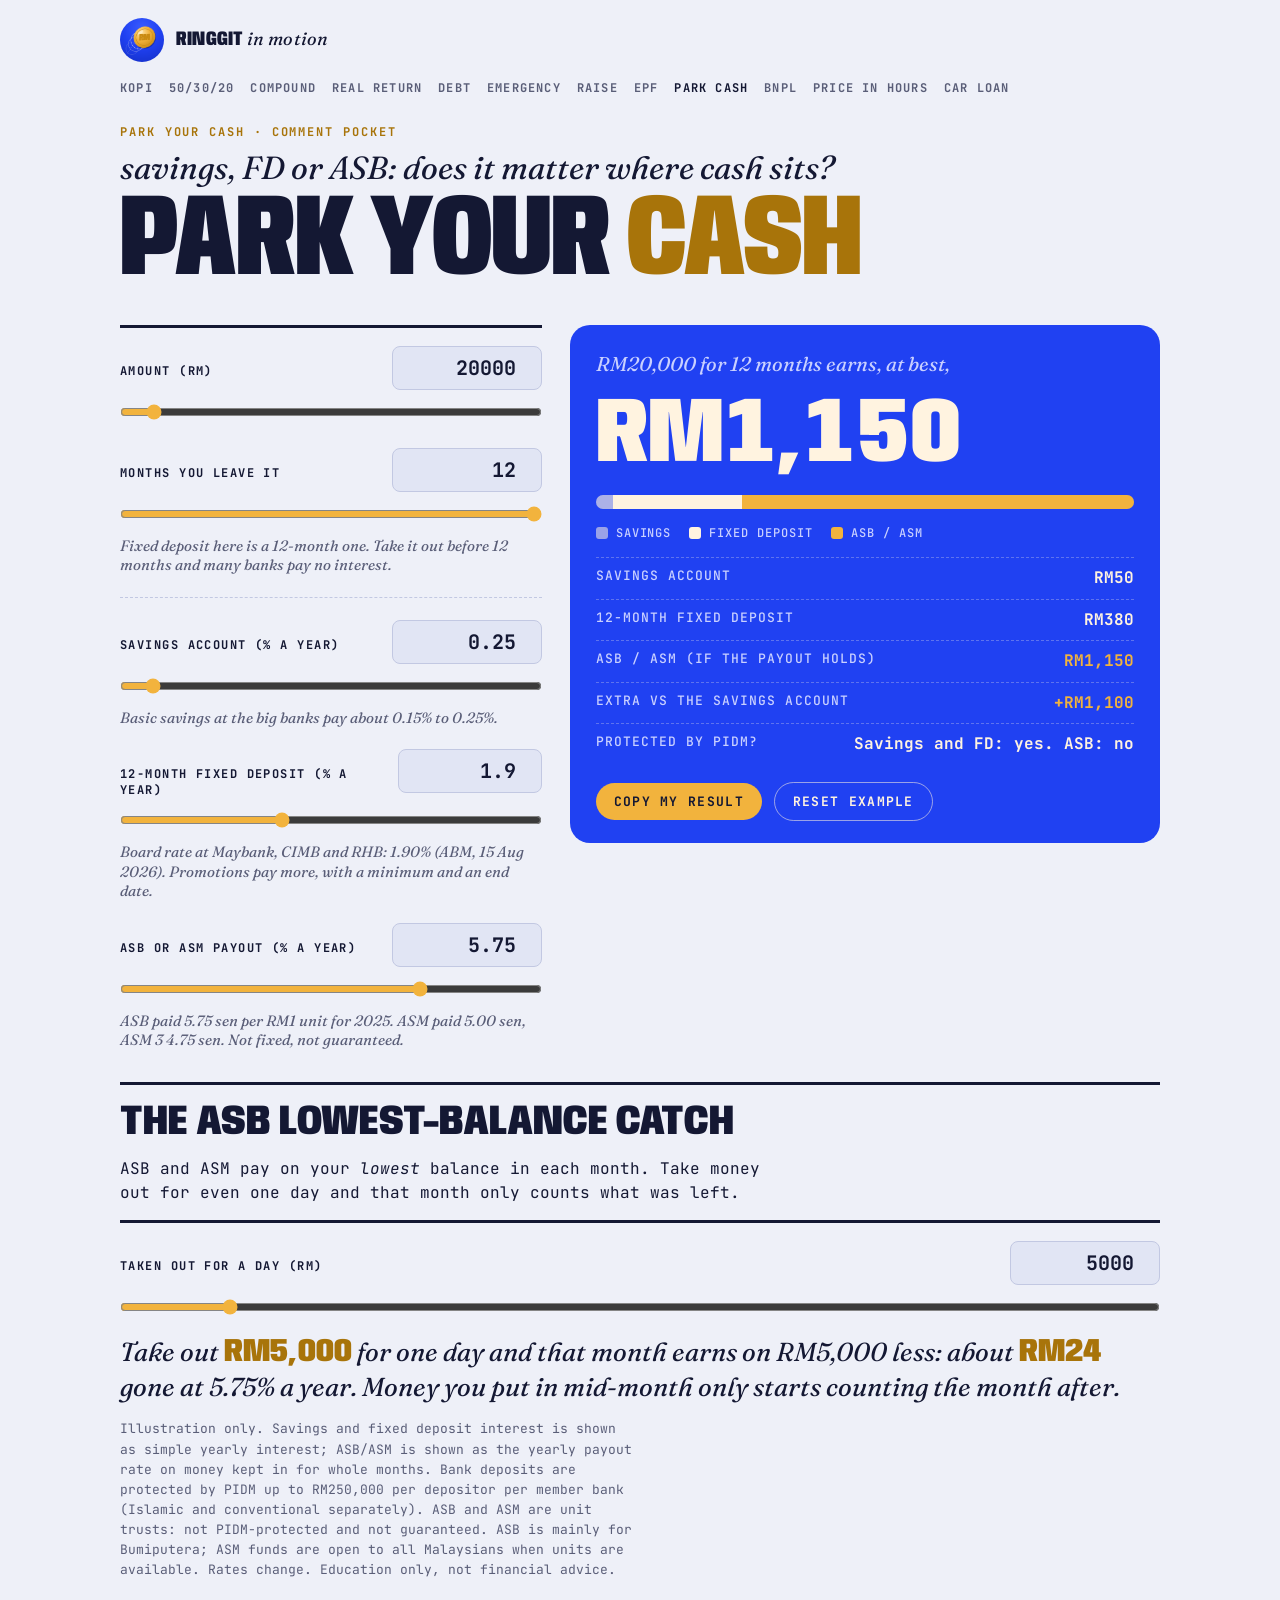
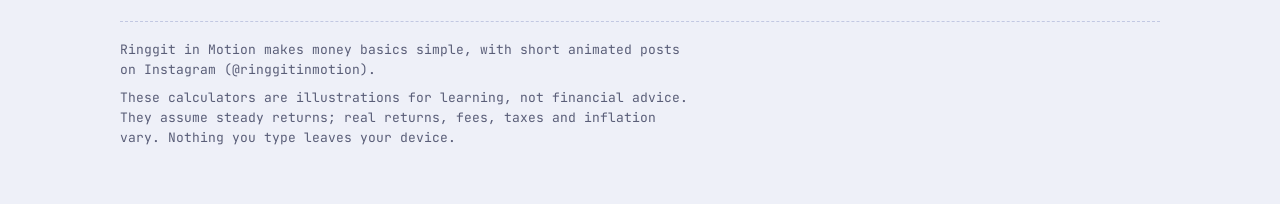
<file: park.html>
<!doctype html>
<html lang="en">
<head>
<meta charset="utf-8">
<meta name="viewport" content="width=device-width, initial-scale=1">
<title>Park Your Cash Calculator · Ringgit in Motion</title>
<meta name="description" content="Savings account vs fixed deposit vs ASB in Malaysia: what the same money earns in each, PIDM cover, and the catches.">
<meta property="og:title" content="Park Your Cash Calculator · Ringgit in Motion">
<meta property="og:description" content="Savings account vs fixed deposit vs ASB in Malaysia: what the same money earns in each, PIDM cover, and the catches.">
<meta property="og:image" content="logo.png">
<link rel="icon" href="logo.png">
<link rel="preconnect" href="https://fonts.googleapis.com">
<link rel="preconnect" href="https://fonts.gstatic.com" crossorigin>
<link rel="stylesheet" href="https://fonts.googleapis.com/css2?family=Anybody:wdth,wght@50..150,500..900&family=Fraunces:ital,opsz,wght@1,9..144,420&family=JetBrains+Mono:wght@500;700&display=swap">
<link rel="stylesheet" href="style.css">
</head>
<body>
<header class="nav">
  <a class="brand" href="index.html"><img src="logo.png" alt=""><span>Ringgit <em>in motion</em></span></a>
  <nav class="links" aria-label="Calculators"><a href="kopi.html">Kopi</a><a href="budget.html">50/30/20</a><a href="compound.html">Compound</a><a href="real-return.html">Real return</a><a href="debt.html">Debt</a><a href="emergency.html">Emergency</a><a href="raise.html">Raise</a><a href="epf.html">EPF</a><a href="park.html" aria-current="page">Park cash</a><a href="bnpl.html">BNPL</a><a href="hours.html">Price in hours</a><a href="car.html">Car loan</a></nav>
</header>
<main>
<section class="mast">
  <div class="eyebrow">Park your cash · comment POCKET</div>
  <p class="q">savings, FD or ASB: does it matter where cash sits?</p>
  <h1>Park your <span>Cash</span></h1>
</section>
<section class="tool" aria-label="Park your cash calculator">
  <form class="controls" autocomplete="off">
    <div class="field">
      <div class="row"><label for="amt">Amount (RM)</label><input class="num" id="amt" type="number" min="0" max="100000000" step="500" value="20000" inputmode="decimal"></div>
      <input id="amtR" type="range" min="1000" max="300000" step="500" value="20000" aria-label="Amount (RM) slider">
    </div>
    <div class="field">
      <div class="row"><label for="months">Months you leave it</label><input class="num" id="months" type="number" min="1" max="12" step="1" value="12" inputmode="decimal"></div>
      <input id="monthsR" type="range" min="1" max="12" step="1" value="12" aria-label="Months you leave it slider">
      <span class="hint">Fixed deposit here is a 12-month one. Take it out before 12 months and many banks pay no interest.</span>
    </div>
    <div class="divider"></div>
    <div class="field">
      <div class="row"><label for="sav">Savings account (% a year)</label><input class="num" id="sav" type="number" min="0" max="20" step="0.05" value="0.25" inputmode="decimal"></div>
      <input id="savR" type="range" min="0" max="4" step="0.05" value="0.25" aria-label="Savings account (% a year) slider">
      <span class="hint">Basic savings at the big banks pay about 0.15% to 0.25%.</span>
    </div>
    <div class="field">
      <div class="row"><label for="fd">12-month fixed deposit (% a year)</label><input class="num" id="fd" type="number" min="0" max="20" step="0.05" value="1.9" inputmode="decimal"></div>
      <input id="fdR" type="range" min="0" max="5" step="0.05" value="1.9" aria-label="12-month fixed deposit (% a year) slider">
      <span class="hint">Board rate at Maybank, CIMB and RHB: 1.90% (ABM, 15 Aug 2026). Promotions pay more, with a minimum and an end date.</span>
    </div>
    <div class="field">
      <div class="row"><label for="asb">ASB or ASM payout (% a year)</label><input class="num" id="asb" type="number" min="0" max="20" step="0.05" value="5.75" inputmode="decimal"></div>
      <input id="asbR" type="range" min="0" max="8" step="0.05" value="5.75" aria-label="ASB or ASM payout (% a year) slider">
      <span class="hint">ASB paid 5.75 sen per RM1 unit for 2025. ASM paid 5.00 sen, ASM 3 4.75 sen. Not fixed, not guaranteed.</span>
    </div>
  </form>
  <div class="stack">
  <div class="card" aria-live="polite">
    <p class="lead" id="lead">RM20,000 for 12 months earns, at best,</p>
    <p class="big" id="big">RM1,150</p>
    <div class="split" aria-hidden="true"><i id="splitA"></i><i id="splitB"></i><i id="splitC"></i></div>
    <div class="legend"><span><b style="background: rgba(255,243,224,.55)"></b>Savings</span><span><b style="background: var(--brand-ink)"></b>Fixed deposit</span><span><b style="background: var(--gold-fill)"></b>ASB / ASM</span></div>
    <dl class="lines">
      <div><dt>Savings account</dt><dd id="eS">-</dd></div>
      <div><dt>12-month fixed deposit</dt><dd id="eF">-</dd></div>
      <div class="gold"><dt>ASB / ASM (if the payout holds)</dt><dd id="eA">-</dd></div>
      <div class="gold"><dt>Extra vs the savings account</dt><dd id="gap">-</dd></div>
      <div><dt>Protected by PIDM?</dt><dd id="pidm">-</dd></div>
    </dl>
    <div class="actions">
      <button type="button" id="copy">Copy my result</button>
      <button type="button" class="ghost" id="reset">Reset example</button>
      <span class="toast" id="toast" role="status"></span>
    </div>
  </div>
  </div>
</section>
<section class="mid" aria-label="ASB lowest balance">
  <h2>The ASB lowest-balance catch</h2>
  <p>ASB and ASM pay on your <em>lowest</em> balance in each month. Take money out for even one day and that month only counts what was left.</p>
  <form class="controls" autocomplete="off">
    <div class="field">
      <div class="row"><label for="dip">Taken out for a day (RM)</label><input class="num" id="dip" type="number" min="0" max="100000000" step="500" value="5000" inputmode="decimal"></div>
      <input id="dipR" type="range" min="0" max="50000" step="500" value="5000" aria-label="Taken out for a day (RM) slider">
    </div>
  </form>
  <p class="out" id="dipOut"></p>
  <p class="fine">Illustration only. Savings and fixed deposit interest is shown as simple yearly interest; ASB/ASM is shown as the yearly payout rate on money kept in for whole months. Bank deposits are protected by PIDM up to RM250,000 per depositor per member bank (Islamic and conventional separately). ASB and ASM are unit trusts: not PIDM-protected and not guaranteed. ASB is mainly for Bumiputera; ASM funds are open to all Malaysians when units are available. Rates change. Education only, not financial advice.</p>
</section>
</main>
<footer>
  <p class="fine">Ringgit in Motion makes money basics simple, with short animated posts on Instagram (@ringgitinmotion).</p>
  <p class="fine">These calculators are illustrations for learning, not financial advice. They assume steady returns; real returns, fees, taxes and inflation vary. Nothing you type leaves your device.</p>
</footer>
<script src="calc.js"></script>
<script>

const { $, rm } = RIM;
let rate = 5.75;
RIM.form("rim-park", { amt: 20000, months: 12, sav: 0.25, fd: 1.9, asb: 5.75 },
  { amt: [0, 100000000], months: [1, 12], sav: [0, 20], fd: [0, 20], asb: [0, 20] }, (s) => {
  const part = s.months / 12;
  const eS = s.amt * (s.sav / 100) * part;
  const eF = s.months >= 12 ? s.amt * (s.fd / 100) : 0;
  const eA = s.amt * (s.asb / 100) * part;
  const best = Math.max(eS, eF, eA);
  rate = s.asb;
  $("lead").textContent = `${rm(s.amt)} for ${s.months} month${s.months === 1 ? "" : "s"} earns, at best,`;
  $("big").textContent = rm(best);
  $("eS").textContent = rm(eS);
  $("eF").textContent = s.months >= 12 ? rm(eF) : "RM0 (broken early)";
  $("eA").textContent = rm(eA);
  $("gap").textContent = "+" + rm(Math.max(0, best - eS));
  $("pidm").textContent = s.amt > 250000 ? "Bank deposits: up to RM250,000 per bank. ASB: no" : "Savings and FD: yes. ASB: no";
  const tot = eS + eF + eA;
  const pct = (v) => (tot > 0 ? (v / tot) * 100 : 0);
  $("splitA").style.cssText = `width:${pct(eS)}%;background:rgba(255,243,224,.55)`;
  $("splitB").style.cssText = `width:${pct(eF)}%;background:var(--brand-ink)`;
  $("splitC").style.cssText = `width:${pct(eA)}%;background:var(--gold-fill)`;
  window.__copy = `${rm(s.amt)} for ${s.months} months: savings ${rm(eS)}, fixed deposit ${s.months >= 12 ? rm(eF) : "RM0 (broken early)"}, ASB/ASM about ${rm(eA)} if the payout holds. (Ringgit in Motion park-your-cash calculator, illustration only)`;
  dipRender();
});
function dipRender() {
  const d = parseFloat($("dip").value) || 0;
  $("dipOut").innerHTML = `Take out <strong>${rm(d)}</strong> for one day and that month earns on ${rm(d)} less: about <strong>${rm((d * rate) / 100 / 12)}</strong> gone at ${rate}% a year. Money you put in mid-month only starts counting the month after.`;
}
const syncDip = (src, dst) => $(src).addEventListener("input", () => { $(dst).value = $(src).value; dipRender(); });
syncDip("dip", "dipR"); syncDip("dipR", "dip");
dipRender();
$("copy").addEventListener("click", () => RIM.copy(window.__copy));

</script>
</body>
</html>
</file>
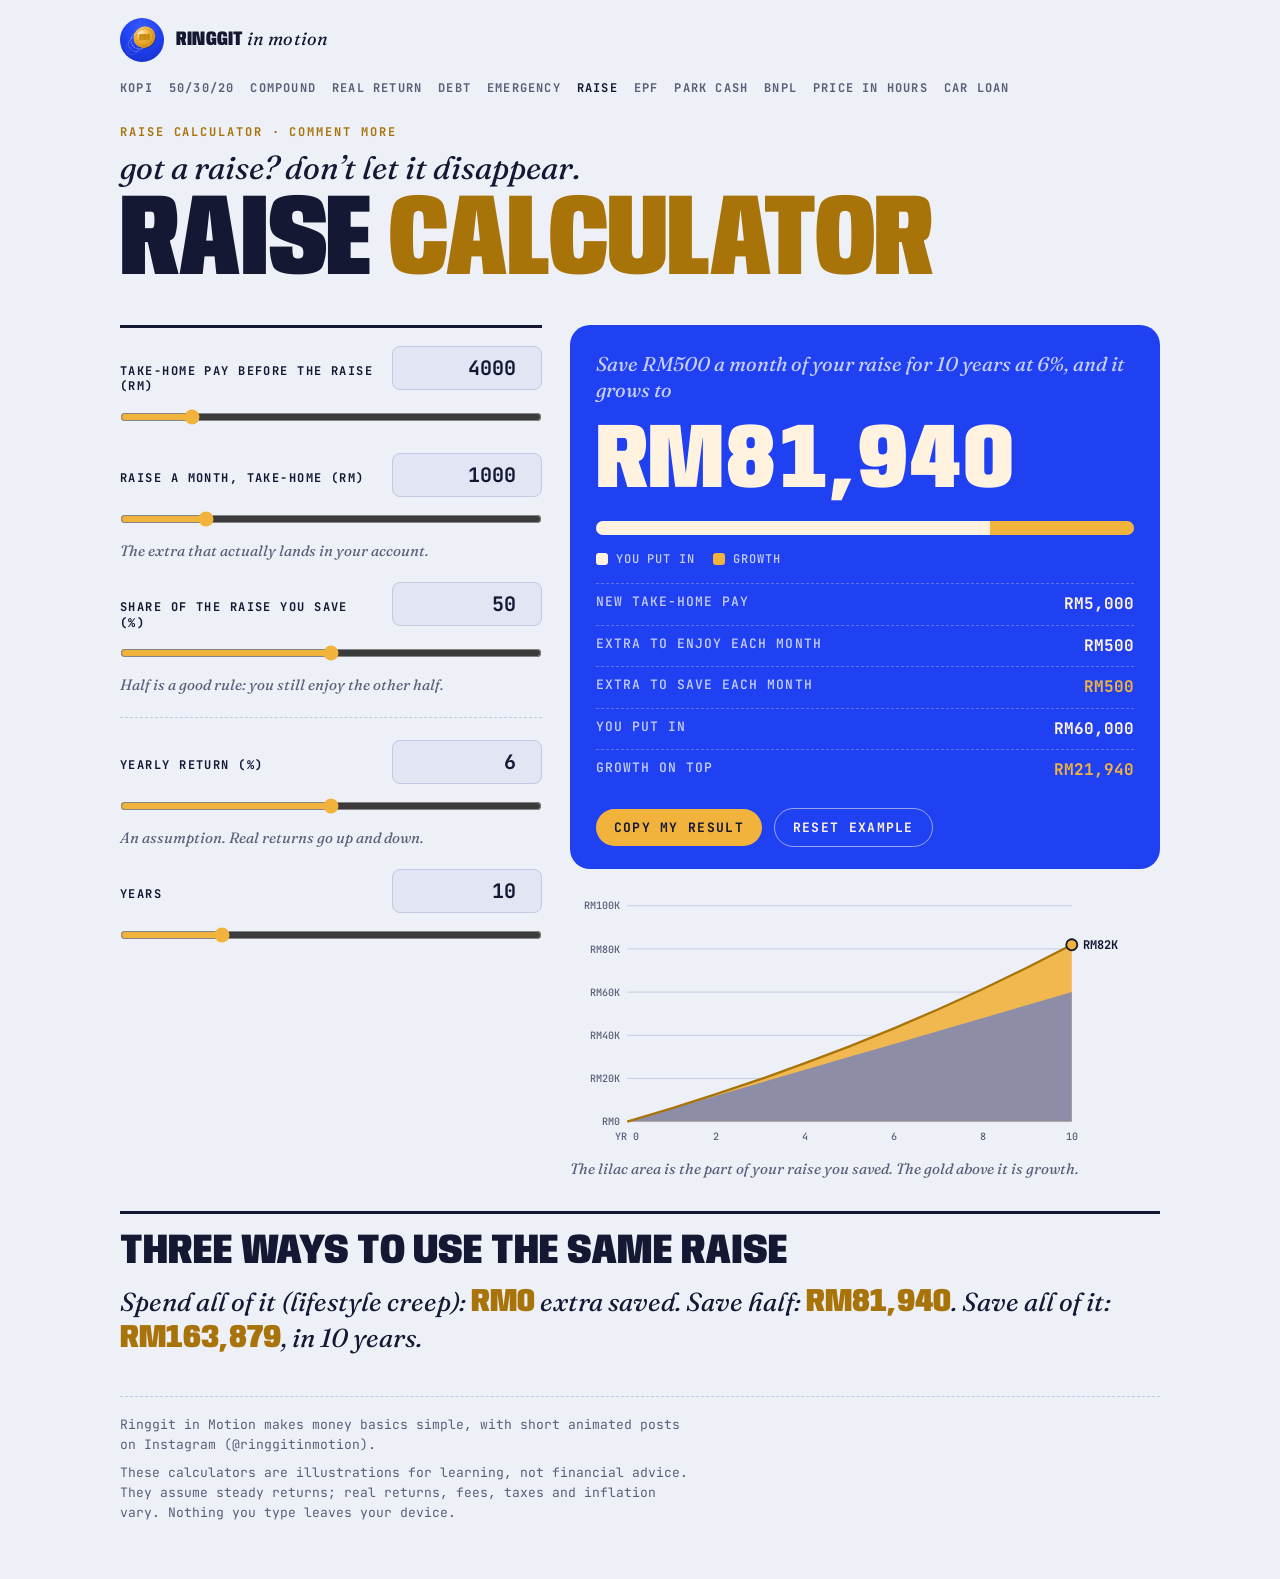
<file: raise.html>
<!doctype html>
<html lang="en">
<head>
<meta charset="utf-8">
<meta name="viewport" content="width=device-width, initial-scale=1">
<title>Raise Calculator · Ringgit in Motion</title>
<meta name="description" content="Got a raise? See what saving part of it grows into, before lifestyle creep spends it.">
<meta property="og:title" content="Raise Calculator · Ringgit in Motion">
<meta property="og:description" content="Got a raise? See what saving part of it grows into, before lifestyle creep spends it.">
<meta property="og:image" content="logo.png">
<link rel="icon" href="logo.png">
<link rel="preconnect" href="https://fonts.googleapis.com">
<link rel="preconnect" href="https://fonts.gstatic.com" crossorigin>
<link rel="stylesheet" href="https://fonts.googleapis.com/css2?family=Anybody:wdth,wght@50..150,500..900&family=Fraunces:ital,opsz,wght@1,9..144,420&family=JetBrains+Mono:wght@500;700&display=swap">
<link rel="stylesheet" href="style.css">
</head>
<body>
<header class="nav">
  <a class="brand" href="index.html"><img src="logo.png" alt=""><span>Ringgit <em>in motion</em></span></a>
  <nav class="links" aria-label="Calculators"><a href="kopi.html">Kopi</a><a href="budget.html">50/30/20</a><a href="compound.html">Compound</a><a href="real-return.html">Real return</a><a href="debt.html">Debt</a><a href="emergency.html">Emergency</a><a href="raise.html" aria-current="page">Raise</a><a href="epf.html">EPF</a><a href="park.html">Park cash</a><a href="bnpl.html">BNPL</a><a href="hours.html">Price in hours</a><a href="car.html">Car loan</a></nav>
</header>
<main>
<section class="mast">
  <div class="eyebrow">Raise calculator · comment MORE</div>
  <p class="q">got a raise? don’t let it disappear.</p>
  <h1>Raise <span>Calculator</span></h1>
</section>
<section class="tool" aria-label="Raise calculator">
  <form class="controls" autocomplete="off">
    <div class="field">
      <div class="row"><label for="pay">Take-home pay before the raise (RM)</label><input class="num" id="pay" type="number" min="0" max="10000000" step="50" value="4000" inputmode="decimal"></div>
      <input id="payR" type="range" min="1000" max="20000" step="50" value="4000" aria-label="Take-home pay before the raise (RM) slider">
    </div>
    <div class="field">
      <div class="row"><label for="raise">Raise a month, take-home (RM)</label><input class="num" id="raise" type="number" min="0" max="10000000" step="50" value="1000" inputmode="decimal"></div>
      <input id="raiseR" type="range" min="50" max="5000" step="50" value="1000" aria-label="Raise a month, take-home (RM) slider">
      <span class="hint">The extra that actually lands in your account.</span>
    </div>
    <div class="field">
      <div class="row"><label for="pct">Share of the raise you save (%)</label><input class="num" id="pct" type="number" min="0" max="100" step="5" value="50" inputmode="decimal"></div>
      <input id="pctR" type="range" min="0" max="100" step="5" value="50" aria-label="Share of the raise you save (%) slider">
      <span class="hint">Half is a good rule: you still enjoy the other half.</span>
    </div>
    <div class="divider"></div>
    <div class="field">
      <div class="row"><label for="rate">Yearly return (%)</label><input class="num" id="rate" type="number" min="0" max="20" step="0.1" value="6" inputmode="decimal"></div>
      <input id="rateR" type="range" min="0" max="12" step="0.1" value="6" aria-label="Yearly return (%) slider">
      <span class="hint">An assumption. Real returns go up and down.</span>
    </div>
    <div class="field">
      <div class="row"><label for="years">Years</label><input class="num" id="years" type="number" min="1" max="60" step="1" value="10" inputmode="decimal"></div>
      <input id="yearsR" type="range" min="1" max="40" step="1" value="10" aria-label="Years slider">
    </div>
  </form>
  <div class="stack">
  <div class="card" aria-live="polite">
    <p class="lead" id="lead">Save RM500 a month of your raise for 10 years at 6%, and it grows to</p>
    <p class="big" id="big">RM81,940</p>
    <div class="split" aria-hidden="true"><i id="splitA"></i><i id="splitB"></i><i id="splitC"></i></div>
    <div class="legend"><span><b style="background: var(--brand-ink)"></b>You put in</span><span><b style="background: var(--gold-fill)"></b>Growth</span></div>
    <dl class="lines">
      <div><dt>New take-home pay</dt><dd id="newpay">-</dd></div>
      <div><dt>Extra to enjoy each month</dt><dd id="enjoy">-</dd></div>
      <div class="gold"><dt>Extra to save each month</dt><dd id="keep">-</dd></div>
      <div><dt>You put in</dt><dd id="paid">-</dd></div>
      <div class="gold"><dt>Growth on top</dt><dd id="growth">-</dd></div>
    </dl>
    <div class="actions">
      <button type="button" id="copy">Copy my result</button>
      <button type="button" class="ghost" id="reset">Reset example</button>
      <span class="toast" id="toast" role="status"></span>
    </div>
  </div>
    <figure><svg class="chart" id="chart" viewBox="0 0 640 280" role="img" aria-label="Growth of the saved part of the raise"></svg>
      <figcaption>The lilac area is the part of your raise you saved. The gold above it is growth.</figcaption></figure>
  </div>
</section>
<section class="mid" aria-label="Compare">
  <h2>Three ways to use the same raise</h2>
  <p class="out" id="cmpOut"></p>
</section>
</main>
<footer>
  <p class="fine">Ringgit in Motion makes money basics simple, with short animated posts on Instagram (@ringgitinmotion).</p>
  <p class="fine">These calculators are illustrations for learning, not financial advice. They assume steady returns; real returns, fees, taxes and inflation vary. Nothing you type leaves your device.</p>
</footer>
<script src="calc.js"></script>
<script>

const { $, rm, fv } = RIM;
RIM.form("rim-raise", { pay: 4000, raise: 1000, pct: 50, rate: 6, years: 10 },
  { pay: [0, 10000000], raise: [0, 10000000], pct: [0, 100], rate: [0, 20], years: [1, 60] }, (s) => {
  const keep = (s.raise * s.pct) / 100, enjoy = s.raise - keep, n = s.years * 12;
  const total = fv(keep, s.rate, n), paid = keep * n;
  $("lead").textContent = `Save ${rm(keep)} a month of your raise for ${s.years} year${s.years === 1 ? "" : "s"} at ${s.rate}%, and it grows to`;
  $("big").textContent = rm(total);
  $("newpay").textContent = rm(s.pay + s.raise);
  $("enjoy").textContent = rm(enjoy);
  $("keep").textContent = rm(keep);
  $("paid").textContent = rm(paid);
  $("growth").textContent = rm(Math.max(0, total - paid));
  const pp = total > 0 ? (paid / total) * 100 : 100;
  $("splitA").style.cssText = `width:${pp}%;background:var(--brand-ink)`; $("splitB").style.cssText = `width:${100 - pp}%;background:var(--gold-fill)`; $("splitC").style.width = "0";
  const yrs = [...Array(s.years + 1)].map((_, y) => y);
  const v = yrs.map((y) => fv(keep, s.rate, 12 * y)), p = yrs.map((y) => keep * 12 * y);
  RIM.chart($("chart"), s.years, [{ kind: "area-v", key: "v", values: v }, { kind: "area-p", values: p }, { kind: "line-v", key: "v", values: v }], "v");
  $("cmpOut").innerHTML =
    `Spend all of it (lifestyle creep): <strong>RM0</strong> extra saved. ` +
    `Save half: <strong>${rm(fv(s.raise / 2, s.rate, n))}</strong>. ` +
    `Save all of it: <strong>${rm(fv(s.raise, s.rate, n))}</strong>, in ${s.years} years.`;
  window.__copy = `Saving ${rm(keep)} a month of my ${rm(s.raise)} raise grows to about ${rm(total)} in ${s.years} years at ${s.rate}%. (Ringgit in Motion raise calculator, illustration only)`;
});
$("copy").addEventListener("click", () => RIM.copy(window.__copy));

</script>
</body>
</html>
</file>
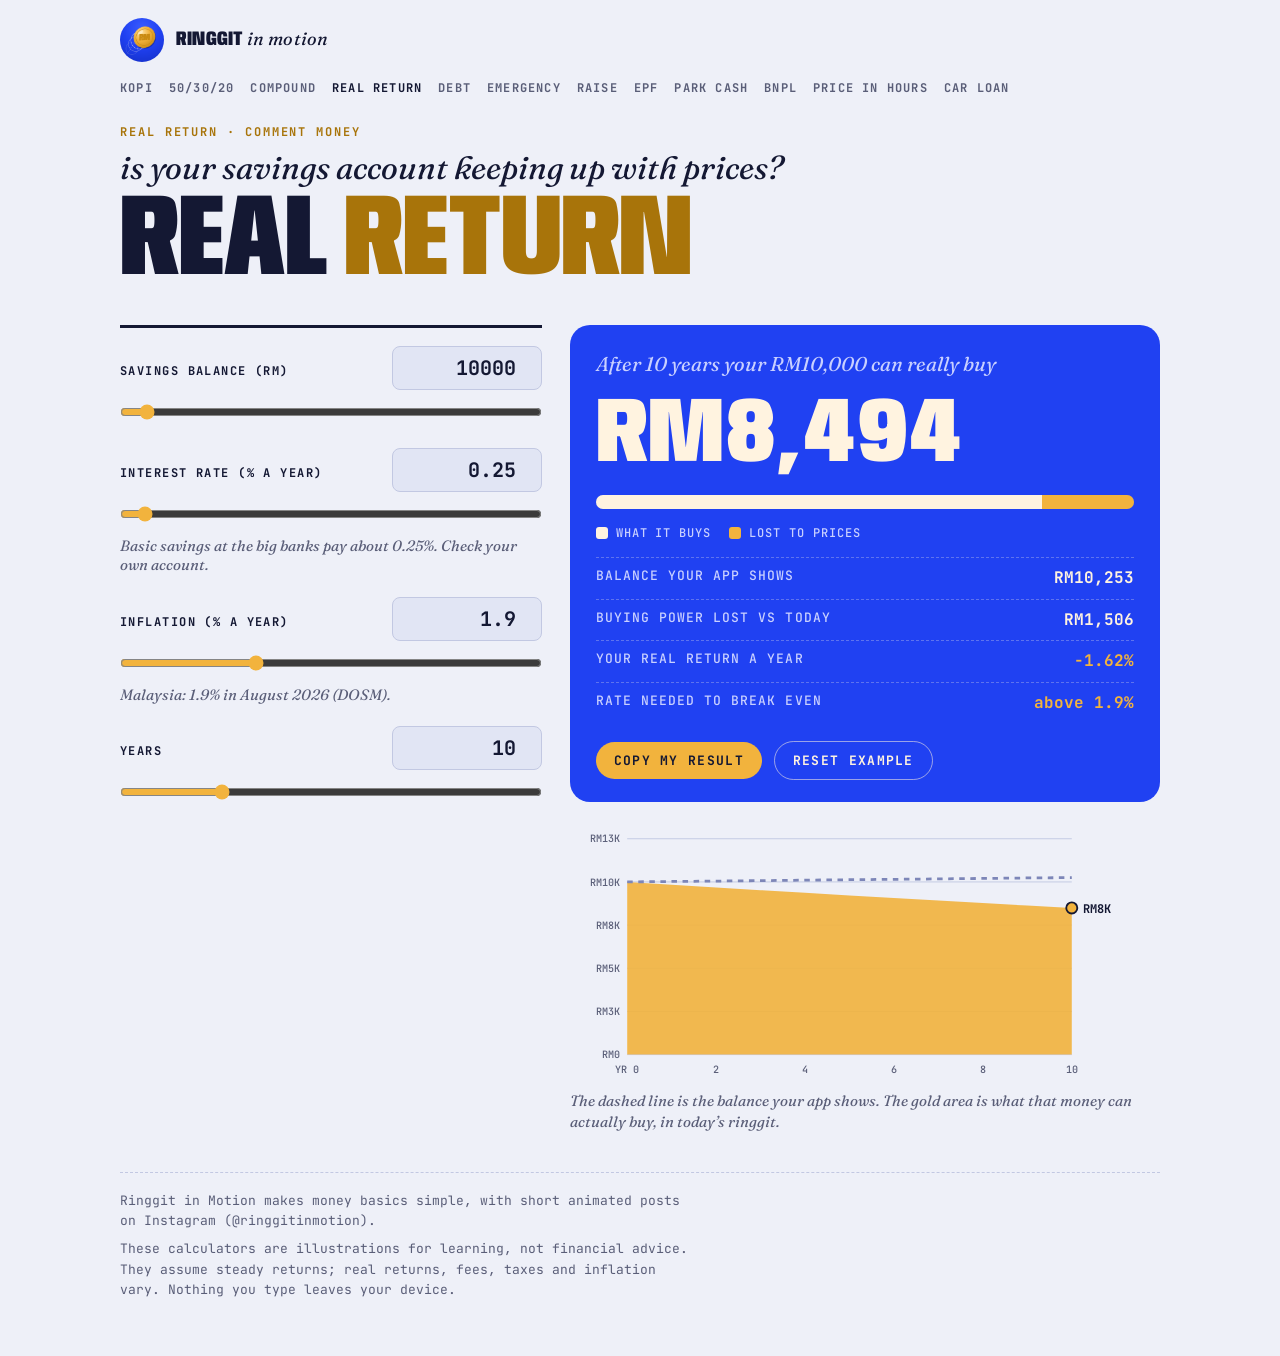
<file: real-return.html>
<!doctype html>
<html lang="en">
<head>
<meta charset="utf-8">
<meta name="viewport" content="width=device-width, initial-scale=1">
<title>Real Return Calculator · Ringgit in Motion</title>
<meta name="description" content="What your savings can really buy after inflation, in Malaysian ringgit.">
<meta property="og:title" content="Real Return Calculator · Ringgit in Motion">
<meta property="og:description" content="What your savings can really buy after inflation, in Malaysian ringgit.">
<meta property="og:image" content="logo.png">
<link rel="icon" href="logo.png">
<link rel="preconnect" href="https://fonts.googleapis.com">
<link rel="preconnect" href="https://fonts.gstatic.com" crossorigin>
<link rel="stylesheet" href="https://fonts.googleapis.com/css2?family=Anybody:wdth,wght@50..150,500..900&family=Fraunces:ital,opsz,wght@1,9..144,420&family=JetBrains+Mono:wght@500;700&display=swap">
<link rel="stylesheet" href="style.css">
</head>
<body>
<header class="nav">
  <a class="brand" href="index.html"><img src="logo.png" alt=""><span>Ringgit <em>in motion</em></span></a>
  <nav class="links" aria-label="Calculators"><a href="kopi.html">Kopi</a><a href="budget.html">50/30/20</a><a href="compound.html">Compound</a><a href="real-return.html" aria-current="page">Real return</a><a href="debt.html">Debt</a><a href="emergency.html">Emergency</a><a href="raise.html">Raise</a><a href="epf.html">EPF</a><a href="park.html">Park cash</a><a href="bnpl.html">BNPL</a><a href="hours.html">Price in hours</a><a href="car.html">Car loan</a></nav>
</header>
<main>
<section class="mast">
  <div class="eyebrow">Real return · comment MONEY</div>
  <p class="q">is your savings account keeping up with prices?</p>
  <h1>Real <span>Return</span></h1>
</section>
<section class="tool" aria-label="Real return calculator">
  <form class="controls" autocomplete="off">
    <div class="field">
      <div class="row"><label for="bal">Savings balance (RM)</label><input class="num" id="bal" type="number" min="0" max="100000000" step="500" value="10000" inputmode="decimal"></div>
      <input id="balR" type="range" min="500" max="200000" step="500" value="10000" aria-label="Savings balance (RM) slider">
    </div>
    <div class="field">
      <div class="row"><label for="rate">Interest rate (% a year)</label><input class="num" id="rate" type="number" min="0" max="20" step="0.05" value="0.25" inputmode="decimal"></div>
      <input id="rateR" type="range" min="0" max="6" step="0.05" value="0.25" aria-label="Interest rate (% a year) slider">
      <span class="hint">Basic savings at the big banks pay about 0.25%. Check your own account.</span>
    </div>
    <div class="field">
      <div class="row"><label for="infl">Inflation (% a year)</label><input class="num" id="infl" type="number" min="0" max="20" step="0.1" value="1.9" inputmode="decimal"></div>
      <input id="inflR" type="range" min="0" max="6" step="0.1" value="1.9" aria-label="Inflation (% a year) slider">
      <span class="hint">Malaysia: 1.9% in August 2026 (DOSM).</span>
    </div>
    <div class="field">
      <div class="row"><label for="years">Years</label><input class="num" id="years" type="number" min="1" max="60" step="1" value="10" inputmode="decimal"></div>
      <input id="yearsR" type="range" min="1" max="40" step="1" value="10" aria-label="Years slider">
    </div>
  </form>
  <div class="stack">
  <div class="card" aria-live="polite">
    <p class="lead" id="lead">After 10 years your RM10,000 can really buy</p>
    <p class="big" id="big">RM8,494</p>
    <div class="split" aria-hidden="true"><i id="splitA"></i><i id="splitB"></i><i id="splitC"></i></div>
    <div class="legend"><span><b style="background: var(--brand-ink)"></b>What it buys</span><span><b style="background: var(--gold-fill)"></b>Lost to prices</span></div>
    <dl class="lines">
      <div><dt>Balance your app shows</dt><dd id="nominal">-</dd></div>
      <div><dt>Buying power lost vs today</dt><dd id="lost">-</dd></div>
      <div class="gold"><dt>Your real return a year</dt><dd id="real">-</dd></div>
      <div class="gold"><dt>Rate needed to break even</dt><dd id="even">-</dd></div>
    </dl>
    <div class="actions">
      <button type="button" id="copy">Copy my result</button>
      <button type="button" class="ghost" id="reset">Reset example</button>
      <span class="toast" id="toast" role="status"></span>
    </div>
  </div>
    <figure><svg class="chart" id="chart" viewBox="0 0 640 280" role="img" aria-label="Balance versus buying power chart"></svg>
      <figcaption>The dashed line is the balance your app shows. The gold area is what that money can actually buy, in today’s ringgit.</figcaption></figure>
  </div>
</section>
</main>
<footer>
  <p class="fine">Ringgit in Motion makes money basics simple, with short animated posts on Instagram (@ringgitinmotion).</p>
  <p class="fine">These calculators are illustrations for learning, not financial advice. They assume steady returns; real returns, fees, taxes and inflation vary. Nothing you type leaves your device.</p>
</footer>
<script src="calc.js"></script>
<script>

const { $, rm } = RIM;
RIM.form("rim-real", { bal: 10000, rate: 0.25, infl: 1.9, years: 10 }, { bal: [0, 100000000], rate: [0, 20], infl: [0, 20], years: [1, 60] }, (s) => {
  const nomAt = (y) => s.bal * Math.pow(1 + s.rate / 100, y);
  const realAt = (y) => nomAt(y) / Math.pow(1 + s.infl / 100, y);
  const nom = nomAt(s.years), real = realAt(s.years), lost = Math.max(0, s.bal - real);
  const rr = ((1 + s.rate / 100) / (1 + s.infl / 100) - 1) * 100;
  $("lead").textContent = `After ${s.years} year${s.years === 1 ? "" : "s"} your ${rm(s.bal)} can really buy`;
  $("big").textContent = rm(real);
  $("nominal").textContent = rm(nom);
  $("lost").textContent = rm(lost);
  $("real").textContent = (rr >= 0 ? "+" : "") + rr.toFixed(2) + "%";
  $("even").textContent = "above " + s.infl + "%";
  const pr = nom > 0 ? (real / nom) * 100 : 100;
  $("splitA").style.cssText = `width:${Math.min(100, pr)}%;background:var(--brand-ink)`; $("splitB").style.cssText = `width:${Math.max(0, 100 - pr)}%;background:var(--gold-fill)`; $("splitC").style.width = "0";
  const yrs = [...Array(s.years + 1)].map((_, y) => y);
  RIM.chart($("chart"), s.years, [{ kind: "area-v", key: "r", values: yrs.map(realAt) }, { kind: "line-n", values: yrs.map(nomAt) }], "r");
  window.__copy = `My ${rm(s.bal)} at ${s.rate}% with ${s.infl}% inflation: in ${s.years} years it shows ${rm(nom)} but buys only ${rm(real)} in today's money. (Ringgit in Motion real-return calculator)`;
});
$("copy").addEventListener("click", () => RIM.copy(window.__copy));

</script>
</body>
</html>
</file>
<file: style.css>
/* Ringgit in Motion — shared styles. Layout: masthead, then a two-column tool (controls | result + chart) that stacks on phones. */
:root {
  --bg: #eef0f8;
  --surface: #e1e5f4;
  --line: #c2c8e2;
  --ink: #141833;
  --muted: #5a5e78;
  --brand: #2041f2;
  --brand-ink: #fff3e0;
  --brand-muted: #c9d0ff;
  --gold: #a8740a;
  --gold-fill: #f2b33d;
  --paid: #7d86b8;
  --display: "Anybody", "Arial Narrow", sans-serif;
  --serif: "Fraunces", Georgia, serif;
  --mono: "JetBrains Mono", ui-monospace, monospace;
}
@media (prefers-color-scheme: dark) {
  :root {
    --bg: #0f1230;
    --surface: #181c45;
    --line: #2c3170;
    --ink: #f3eee5;
    --muted: #aab0d8;
    --brand: #2041f2;
    --brand-ink: #fff3e0;
    --brand-muted: #c9d0ff;
    --gold: #f2b33d;
    --paid: #8f97cc;
    color-scheme: dark;
  }
}
* { box-sizing: border-box; }
html { -webkit-text-size-adjust: 100%; }
body {
  margin: 0;
  background: var(--bg);
  color: var(--ink);
  font: 16px/1.55 var(--mono);
  padding-inline: 20px;
  padding-block: 0 56px;
}
a { color: inherit; }
main { max-width: 1040px; margin: 0 auto; display: grid; gap: 32px; }

/* top nav */
.nav {
  max-width: 1040px; margin: 0 auto; padding-block: 18px; display: flex; align-items: center; gap: 14px;
  justify-content: space-between; flex-wrap: wrap;
}
.brand { display: flex; align-items: center; gap: 12px; text-decoration: none; }
.brand img { width: 44px; height: 44px; border-radius: 50%; display: block; }
.brand span { font: 900 20px/1 var(--display); font-variation-settings: "wdth" 72; text-transform: uppercase; letter-spacing: .01em; }
.brand em { font: italic 420 18px/1 var(--serif); text-transform: none; }
.nav .links { display: flex; flex-wrap: wrap; gap: 6px 16px; font: 700 12px/1 var(--mono); letter-spacing: .1em; text-transform: uppercase; }
.nav .links a { text-decoration: none; color: var(--muted); padding: 6px 0; }
.nav .links a[aria-current="page"], .nav .links a:hover { color: var(--ink); }

/* masthead */
.mast { display: grid; gap: 6px; padding-top: 8px; }
.eyebrow { font: 700 12px/1 var(--mono); letter-spacing: .16em; text-transform: uppercase; color: var(--gold); }
.mast .q { font: italic 420 clamp(22px, 4vw, 32px)/1.15 var(--serif); margin: 6px 0 0; }
h1 {
  margin: 0; font-family: var(--display); font-weight: 900; font-variation-settings: "wdth" 70;
  font-size: clamp(50px, 11vw, 116px); line-height: .86; text-transform: uppercase; letter-spacing: -.01em; text-wrap: balance;
}
h1 span { color: var(--gold); }

.tool { display: grid; grid-template-columns: minmax(0, 5fr) minmax(0, 7fr); gap: 28px; align-items: start; }
@media (max-width: 820px) { .tool { grid-template-columns: minmax(0, 1fr); } }
.stack { display: grid; gap: 22px; min-width: 0; }

/* controls */
.controls { display: grid; gap: 22px; border-top: 3px solid var(--ink); padding-top: 18px; }
.field { display: grid; gap: 8px; }
.field .row { display: flex; align-items: baseline; justify-content: space-between; gap: 12px; }
.field label { font: 700 12px/1.3 var(--mono); letter-spacing: .12em; text-transform: uppercase; }
.hint { font: italic 420 15px/1.3 var(--serif); color: var(--muted); }
.num {
  width: 7.5em; text-align: right; font: 700 20px/1 var(--mono); font-variant-numeric: tabular-nums; color: var(--ink);
  background: var(--surface); border: 1.5px solid var(--line); border-radius: 8px; padding: 8px 10px;
}
.num:focus-visible, input[type="range"]:focus-visible, button:focus-visible, a:focus-visible { outline: 3px solid var(--gold-fill); outline-offset: 2px; }
input[type="range"] { width: 100%; accent-color: var(--gold-fill); height: 28px; margin: 0; }
.divider { border-top: 1.5px dashed var(--line); }

/* result card */
.card { background: var(--brand); color: var(--brand-ink); border-radius: 20px; padding: 26px 26px 22px; display: grid; gap: 18px; }
.card .lead { font: italic 420 20px/1.3 var(--serif); color: var(--brand-muted); margin: 0; }
.big { font-family: var(--display); font-weight: 900; font-variation-settings: "wdth" 78; font-size: clamp(50px, 9vw, 92px); line-height: .9; margin: 0; font-variant-numeric: tabular-nums; overflow-wrap: anywhere; }
.lines { display: grid; margin: 0; }
.lines div { display: flex; justify-content: space-between; gap: 16px; padding: 9px 0; border-top: 1.5px dashed rgba(255, 243, 224, .28); }
.lines dt { font: 500 13px/1.4 var(--mono); letter-spacing: .08em; text-transform: uppercase; color: var(--brand-muted); }
.lines dd { margin: 0; font: 700 16px/1.4 var(--mono); font-variant-numeric: tabular-nums; text-align: right; }
.lines .gold dd { color: var(--gold-fill); }
.split { display: flex; height: 14px; border-radius: 7px; overflow: hidden; background: rgba(255, 243, 224, .18); }
.split i { display: block; height: 100%; }
.legend { display: flex; flex-wrap: wrap; gap: 6px 18px; font: 500 12px/1 var(--mono); letter-spacing: .08em; text-transform: uppercase; color: var(--brand-muted); }
.legend span { display: inline-flex; align-items: center; gap: 8px; }
.legend b { width: 12px; height: 12px; border-radius: 3px; display: block; }
.actions { display: flex; flex-wrap: wrap; align-items: center; gap: 12px; }
button {
  font: 700 13px/1 var(--mono); letter-spacing: .1em; text-transform: uppercase; cursor: pointer;
  border-radius: 999px; padding: 12px 18px; border: 0; background: var(--gold-fill); color: #141833;
}
button.ghost { background: transparent; color: var(--brand-ink); border: 1.5px solid rgba(255, 243, 224, .55); }
.toast { font: 500 13px/1.3 var(--mono); color: var(--brand-muted); min-height: 1.3em; overflow-wrap: anywhere; }

/* chart */
figure { margin: 0; display: grid; gap: 8px; }
figcaption { font: italic 420 15px/1.4 var(--serif); color: var(--muted); }
svg.chart { width: 100%; height: auto; display: block; }
.chart .gridline { stroke: var(--line); stroke-width: 1; }
.chart .tick { font: 500 11px var(--mono); fill: var(--muted); }
.chart .area-v { fill: var(--gold-fill); opacity: .9; }
.chart .area-p { fill: var(--paid); opacity: .85; }
.chart .line-v { fill: none; stroke: var(--gold); stroke-width: 2.5; }
.chart .line-n { fill: none; stroke: var(--paid); stroke-width: 3; stroke-dasharray: 6 6; }
.chart .dot { fill: var(--gold-fill); stroke: var(--ink); stroke-width: 2; }
.chart .endlbl { font: 700 13px var(--mono); fill: var(--ink); }

/* secondary section */
.mid { border-top: 3px solid var(--ink); padding-top: 18px; display: grid; gap: 14px; }
.mid h2 { margin: 0; font-family: var(--display); font-weight: 900; font-variation-settings: "wdth" 80; font-size: clamp(28px, 5vw, 42px); line-height: .95; text-transform: uppercase; text-wrap: balance; }
.mid p { margin: 0; max-width: 64ch; }
.out { font: italic 420 clamp(20px, 3vw, 26px)/1.35 var(--serif); }
.out strong { font: 900 1.25em/1 var(--display); font-style: normal; font-variation-settings: "wdth" 80; color: var(--gold); }

.fine { font-size: 13px; color: var(--muted); max-width: 72ch; margin: 0; }
footer { max-width: 1040px; margin: 40px auto 0; border-top: 1.5px dashed var(--line); padding-top: 18px; display: grid; gap: 8px; }

/* home page */
.hero { display: grid; grid-template-columns: auto minmax(0, 1fr); gap: 28px; align-items: center; padding-top: 12px; }
.hero img { width: clamp(120px, 22vw, 200px); height: auto; border-radius: 50%; display: block; }
@media (max-width: 560px) { .hero { grid-template-columns: minmax(0, 1fr); } }
.tagline { font: italic 420 clamp(24px, 4vw, 36px)/1.15 var(--serif); margin: 10px 0 0; }
.grid4 { display: grid; grid-template-columns: repeat(2, minmax(0, 1fr)); gap: 16px; }
@media (max-width: 680px) { .grid4 { grid-template-columns: minmax(0, 1fr); } }
.grid4 > .tile:last-child:nth-child(odd) { grid-column: 1 / -1; }
.tile {
  display: grid; gap: 10px; text-decoration: none; padding: 22px; border-radius: 18px;
  background: var(--surface); border: 1.5px solid var(--line); transition: transform .15s, border-color .15s;
}
.tile:hover { transform: translateY(-2px); border-color: var(--gold); }
.tile .kw { justify-self: start; font: 700 12px/1 var(--mono); letter-spacing: .12em; background: var(--gold-fill); color: #141833; padding: 7px 10px; border-radius: 6px; }
.tile h3 { margin: 0; font: 900 clamp(26px, 4vw, 34px)/.95 var(--display); font-variation-settings: "wdth" 76; text-transform: uppercase; }
.tile p { margin: 0; font: italic 420 17px/1.35 var(--serif); color: var(--muted); }
@media (prefers-reduced-motion: reduce) { .tile { transition: none; } }
</file>
